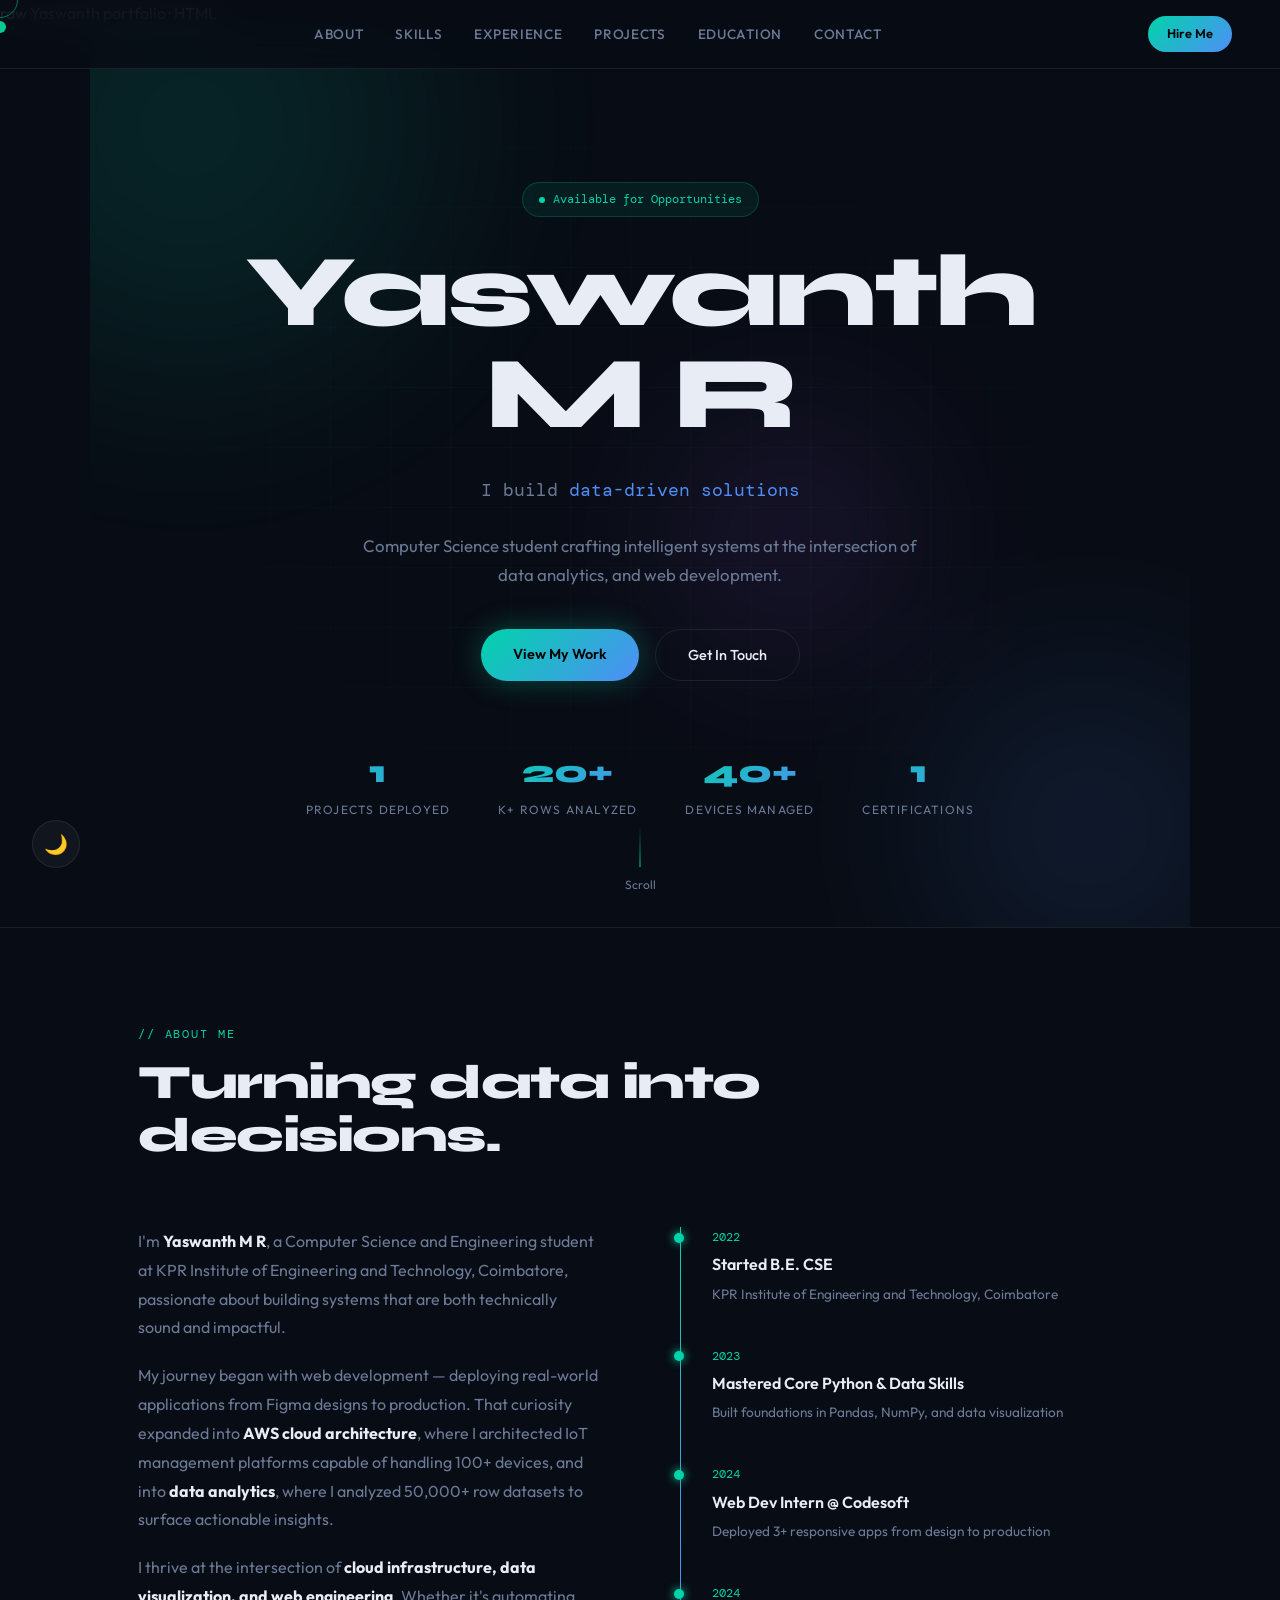
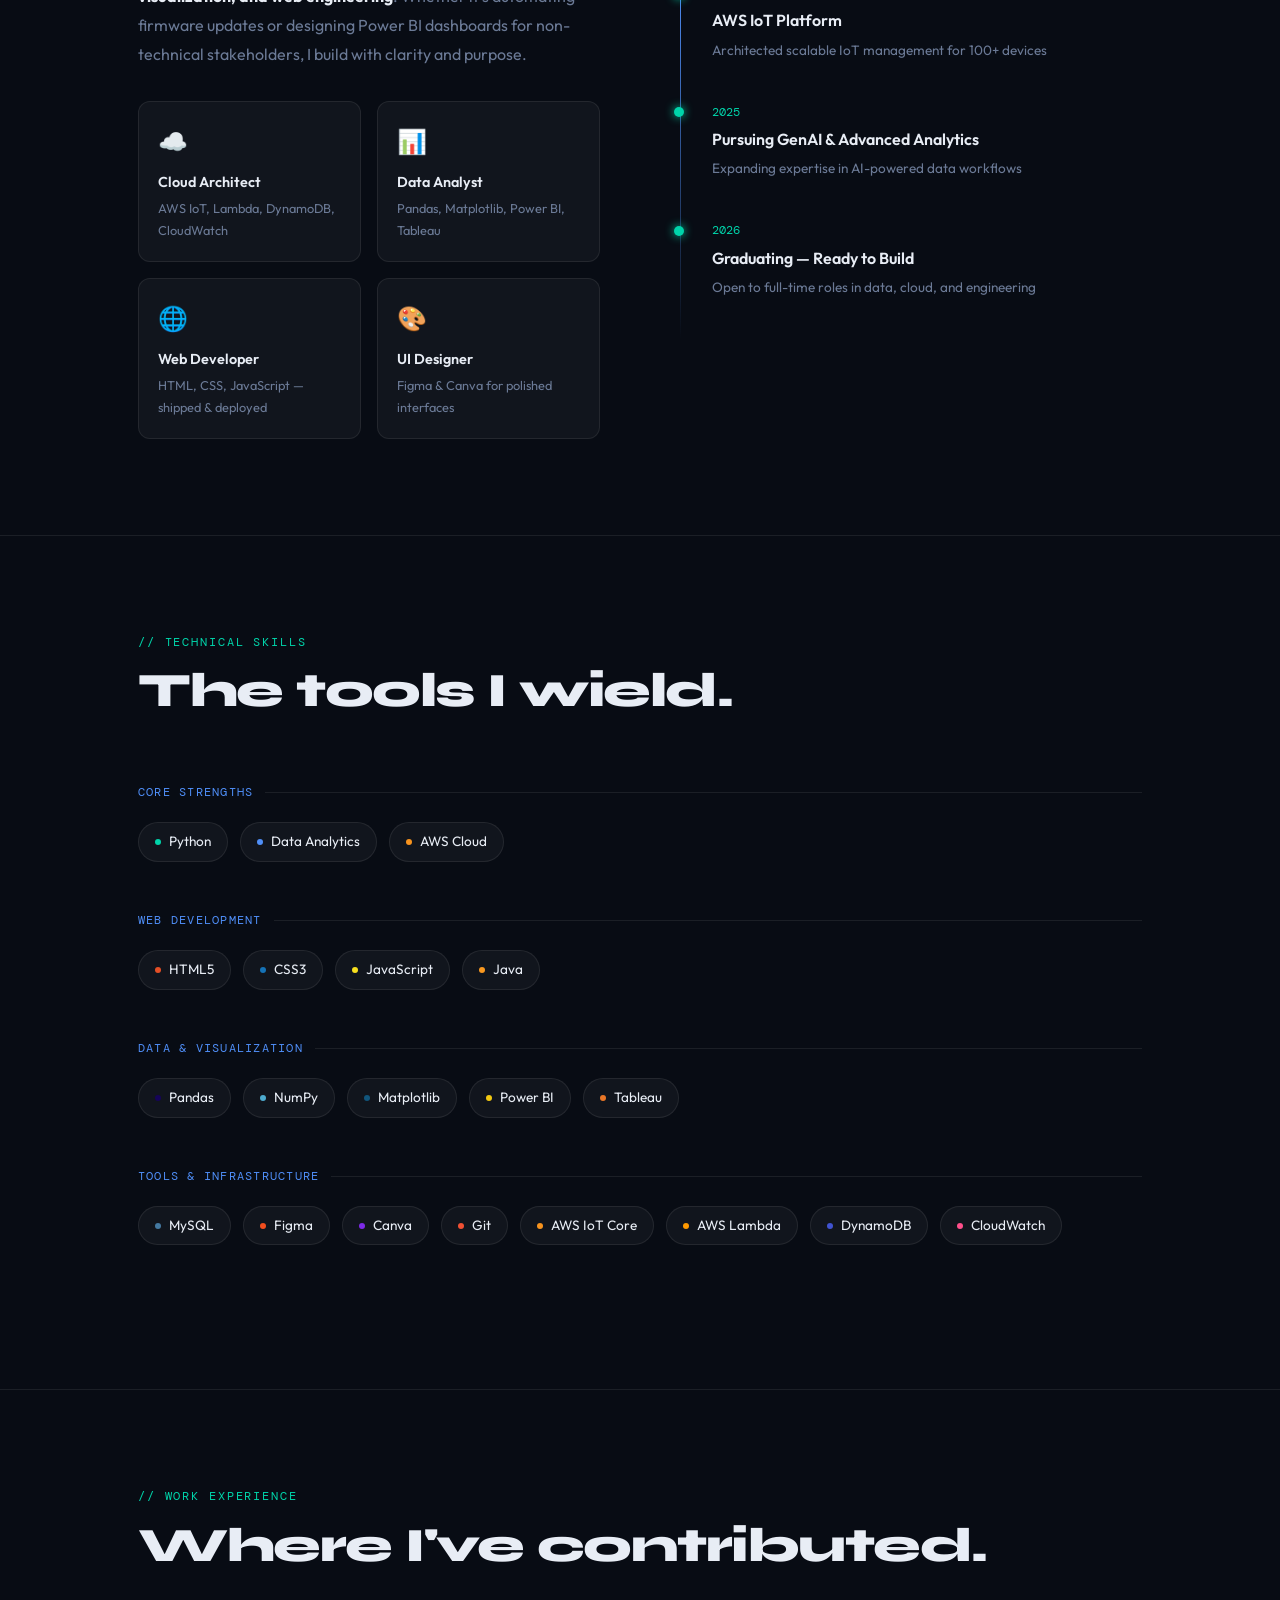
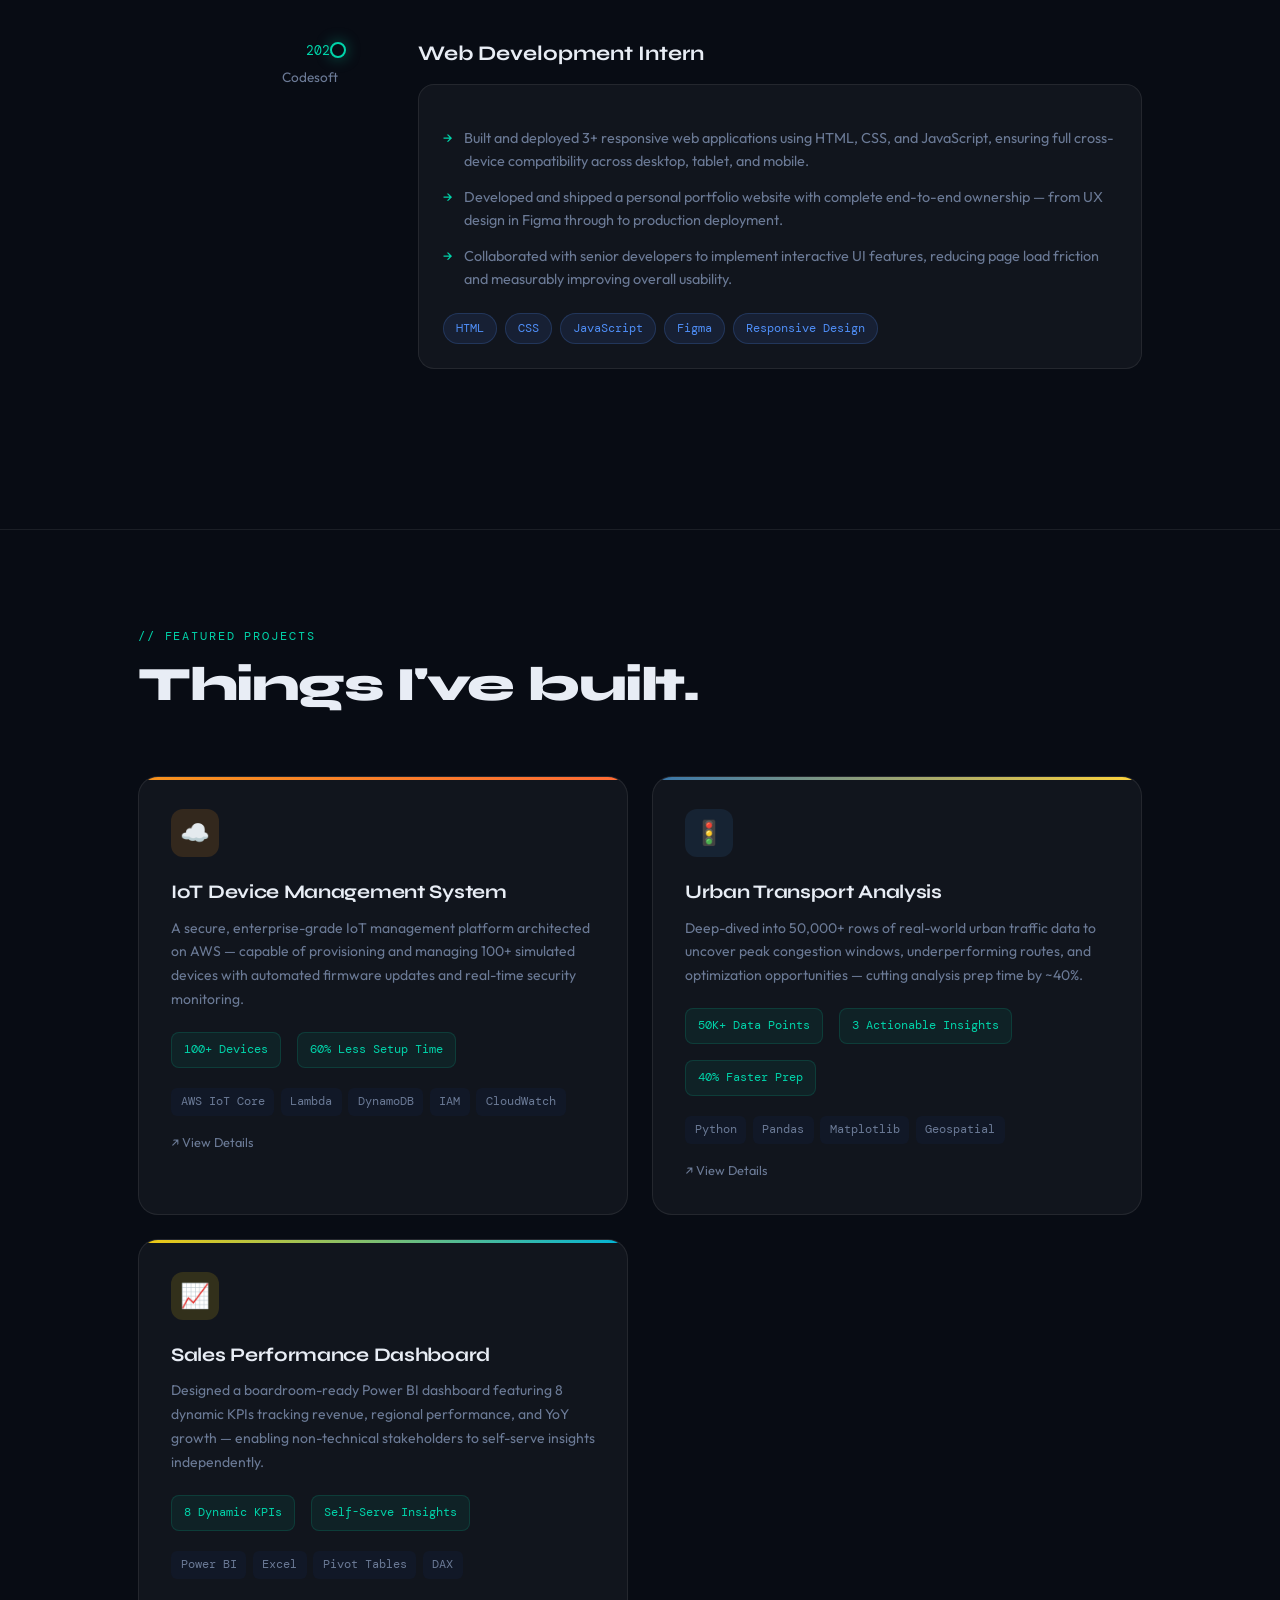
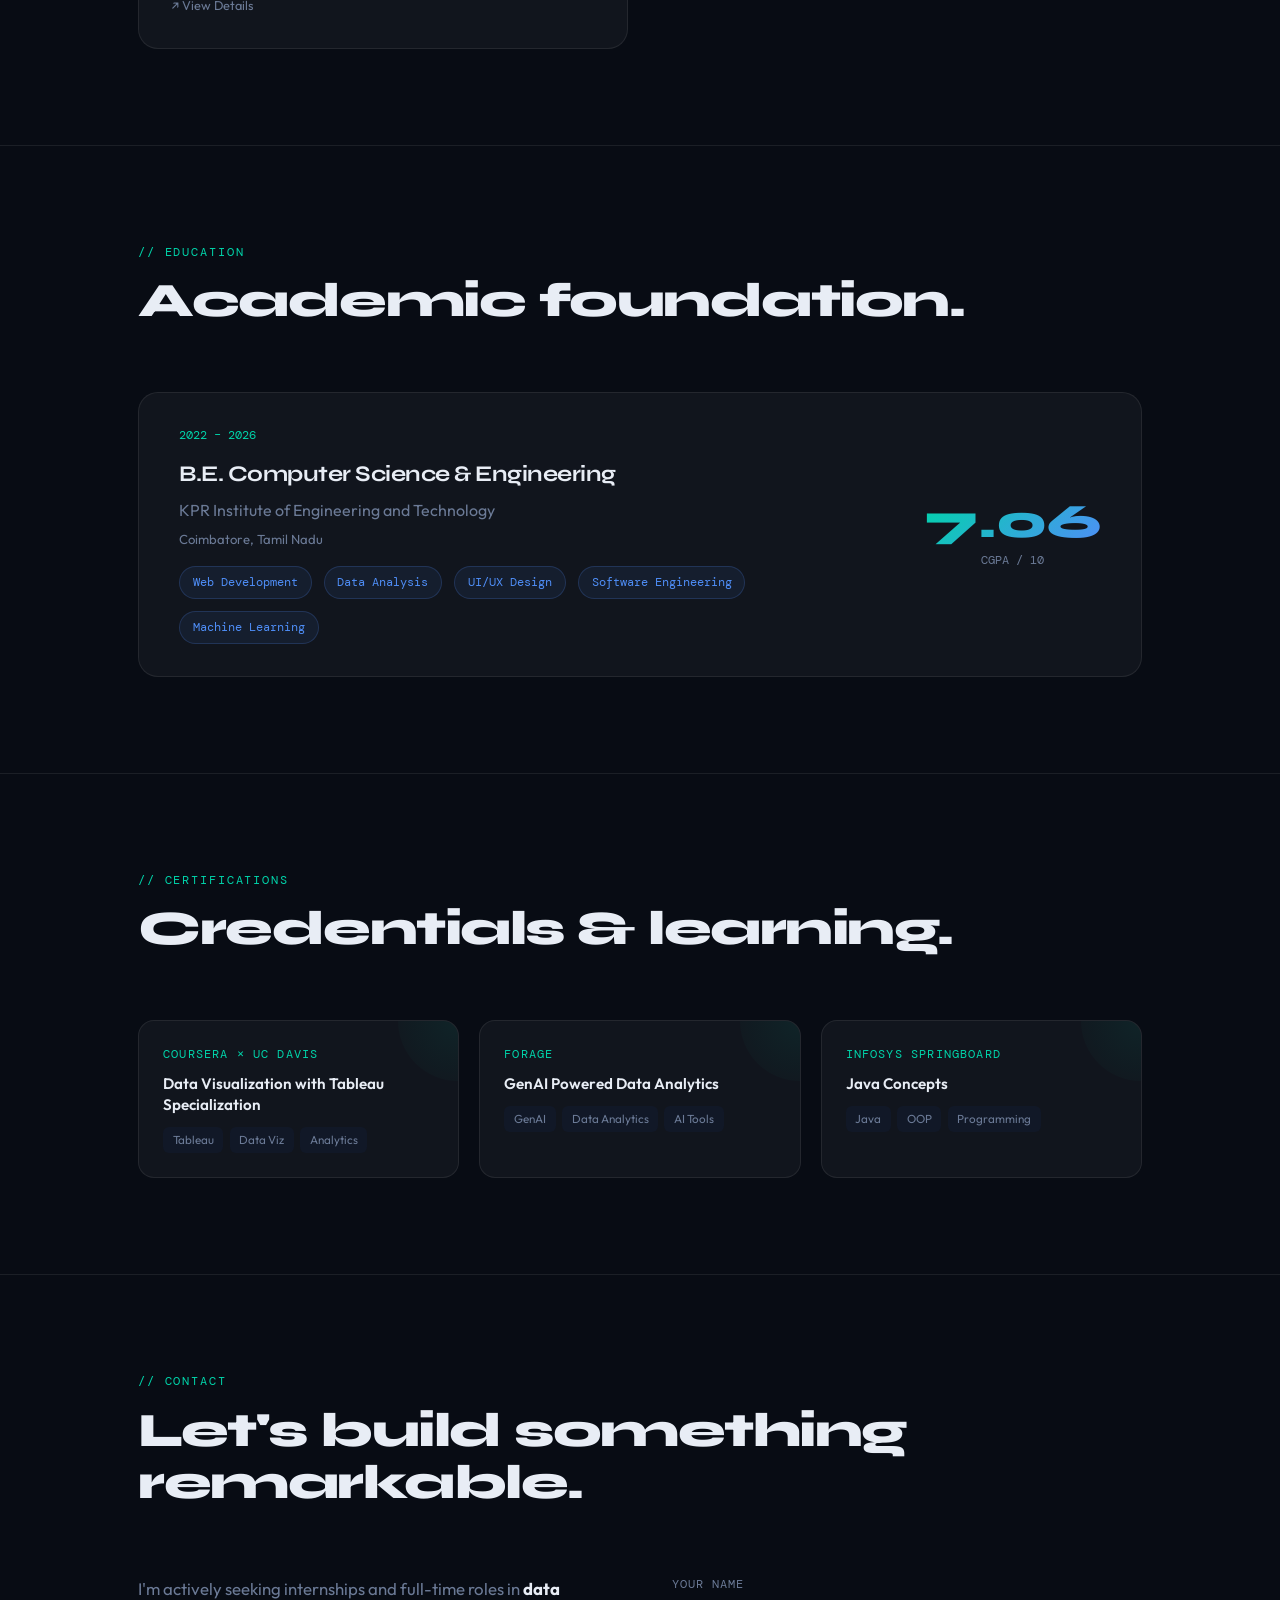
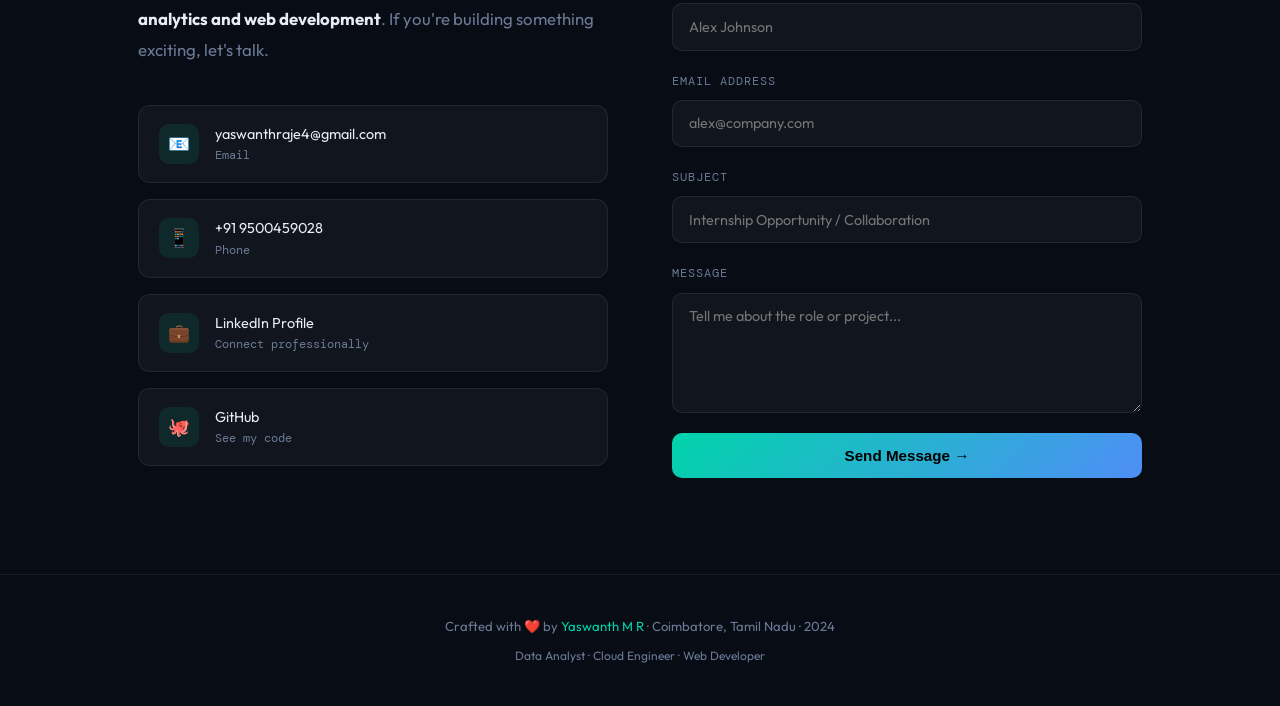
<file: index.html>
raw
Yaswanth portfolio · HTML
<!DOCTYPE html>
<html lang="en">
<head>
<meta charset="UTF-8">
<meta name="viewport" content="width=device-width, initial-scale=1.0">
<meta name="description" content="Yaswanth M R – Data Analyst & Software Engineer Portfolio">
<title>Yaswanth M R | Software Engineer</title>
<link rel="preconnect" href="https://fonts.googleapis.com">
<link href="https://fonts.googleapis.com/css2?family=Syne:wght@400;600;700;800&family=DM+Mono:wght@300;400;500&family=Outfit:wght@300;400;500;600&display=swap" rel="stylesheet">
<style>
  :root {
    --bg: #080c14;
    --bg2: #0d1220;
    --bg3: #111827;
    --surface: rgba(255,255,255,0.04);
    --border: rgba(255,255,255,0.08);
    --border-glow: rgba(0,212,170,0.3);
    --text: #e8edf5;
    --muted: #6b7a96;
    --accent: #00d4aa;
    --accent2: #4f8ef7;
    --accent3: #f06a6a;
    --grad1: linear-gradient(135deg, #00d4aa, #4f8ef7);
    --grad2: linear-gradient(135deg, #4f8ef7, #a855f7);
    --font-head: 'Syne', sans-serif;
    --font-body: 'Outfit', sans-serif;
    --font-mono: 'DM Mono', monospace;
    --glow: 0 0 40px rgba(0,212,170,0.15);
  }
  *, *::before, *::after { box-sizing: border-box; margin: 0; padding: 0; }
  html { scroll-behavior: smooth; }
  body {
    background: var(--bg);
    color: var(--text);
    font-family: var(--font-body);
    font-size: 16px;
    line-height: 1.7;
    overflow-x: hidden;
    cursor: none;
  }
 
  /* CURSOR */
  #cursor { position: fixed; width: 12px; height: 12px; background: var(--accent); border-radius: 50%; pointer-events: none; z-index: 9999; transform: translate(-50%,-50%); transition: transform 0.1s, width 0.2s, height 0.2s, background 0.2s; mix-blend-mode: difference; }
  #cursor-ring { position: fixed; width: 36px; height: 36px; border: 1.5px solid rgba(0,212,170,0.5); border-radius: 50%; pointer-events: none; z-index: 9998; transform: translate(-50%,-50%); transition: transform 0.15s ease-out, width 0.2s, height 0.2s; }
  body:hover #cursor { opacity: 1; }
  a:hover ~ #cursor, button:hover ~ #cursor { width: 20px; height: 20px; }
 
  /* SCROLLBAR */
  ::-webkit-scrollbar { width: 4px; }
  ::-webkit-scrollbar-track { background: var(--bg); }
  ::-webkit-scrollbar-thumb { background: var(--accent); border-radius: 2px; }
 
  /* PROGRESS BAR */
  #progress { position: fixed; top: 0; left: 0; height: 2px; background: var(--grad1); z-index: 9997; transition: width 0.1s; }
 
  /* NAV */
  nav {
    position: fixed; top: 0; left: 0; right: 0; z-index: 100;
    padding: 1rem 3rem;
    display: flex; align-items: center; justify-content: space-between;
    background: rgba(8,12,20,0.85);
    backdrop-filter: blur(20px);
    border-bottom: 1px solid var(--border);
    transition: padding 0.3s;
  }
  nav.scrolled { padding: 0.6rem 3rem; }
  .logo { font-family: var(--font-head); font-size: 1.3rem; font-weight: 800; background: var(--grad1); -webkit-background-clip: text; -webkit-text-fill-color: transparent; letter-spacing: -0.5px; }
  .nav-links { display: flex; gap: 2rem; list-style: none; }
  .nav-links a { color: var(--muted); text-decoration: none; font-size: 0.85rem; font-weight: 500; letter-spacing: 0.05em; text-transform: uppercase; transition: color 0.2s; position: relative; }
  .nav-links a::after { content: ''; position: absolute; bottom: -4px; left: 0; width: 0; height: 1px; background: var(--accent); transition: width 0.3s; }
  .nav-links a:hover { color: var(--accent); }
  .nav-links a:hover::after { width: 100%; }
  .nav-cta { background: var(--grad1); color: #000; padding: 0.45rem 1.2rem; border-radius: 100px; font-size: 0.8rem; font-weight: 600; text-decoration: none; transition: opacity 0.2s, transform 0.2s; }
  .nav-cta:hover { opacity: 0.85; transform: translateY(-1px); }
  .menu-btn { display: none; background: none; border: none; color: var(--text); font-size: 1.5rem; cursor: pointer; }
  .mobile-nav { display: none; position: fixed; inset: 0; background: var(--bg); z-index: 99; flex-direction: column; align-items: center; justify-content: center; gap: 2rem; }
  .mobile-nav.open { display: flex; }
  .mobile-nav a { color: var(--text); text-decoration: none; font-family: var(--font-head); font-size: 2rem; font-weight: 700; }
  .mobile-close { position: absolute; top: 1.5rem; right: 2rem; background: none; border: none; color: var(--text); font-size: 2rem; cursor: pointer; }
 
  /* HERO */
  #hero {
    min-height: 100vh;
    display: flex; align-items: center; justify-content: center;
    position: relative; overflow: hidden;
    padding: 6rem 3rem 3rem;
  }
  .hero-bg { position: absolute; inset: 0; z-index: 0; }
  .hero-grid {
    position: absolute; inset: 0;
    background-image: linear-gradient(rgba(0,212,170,0.03) 1px, transparent 1px),
      linear-gradient(90deg, rgba(0,212,170,0.03) 1px, transparent 1px);
    background-size: 60px 60px;
    mask-image: radial-gradient(ellipse at center, black 30%, transparent 80%);
  }
  .orb { position: absolute; border-radius: 50%; filter: blur(80px); opacity: 0.15; }
  .orb1 { width: 600px; height: 600px; background: radial-gradient(circle, #00d4aa, transparent); top: -200px; left: -200px; animation: orb-drift 12s ease-in-out infinite alternate; }
  .orb2 { width: 400px; height: 400px; background: radial-gradient(circle, #4f8ef7, transparent); bottom: -100px; right: -100px; animation: orb-drift 10s ease-in-out infinite alternate-reverse; }
  .orb3 { width: 300px; height: 300px; background: radial-gradient(circle, #a855f7, transparent); top: 40%; left: 50%; animation: orb-drift 14s ease-in-out infinite alternate; }
  @keyframes orb-drift { 0% { transform: translate(0,0) scale(1); } 100% { transform: translate(40px, 30px) scale(1.1); } }
 
  .hero-content { position: relative; z-index: 1; max-width: 900px; text-align: center; }
  .hero-badge { display: inline-flex; align-items: center; gap: 0.5rem; background: rgba(0,212,170,0.08); border: 1px solid rgba(0,212,170,0.2); border-radius: 100px; padding: 0.35rem 1rem; font-family: var(--font-mono); font-size: 0.78rem; color: var(--accent); margin-bottom: 1.5rem; }
  .hero-badge .dot { width: 6px; height: 6px; background: var(--accent); border-radius: 50%; animation: pulse 2s infinite; }
  @keyframes pulse { 0%,100% { opacity: 1; transform: scale(1); } 50% { opacity: 0.4; transform: scale(0.8); } }
  .hero-name { font-family: var(--font-head); font-size: clamp(3.5rem, 8vw, 7rem); font-weight: 800; line-height: 1; letter-spacing: -3px; margin-bottom: 0.3em; }
  .hero-name .line1 { display: block; color: var(--text); }
  .hero-name .line2 { display: block; background: var(--grad1); -webkit-background-clip: text; -webkit-text-fill-color: transparent; }
  .hero-role { font-family: var(--font-mono); font-size: 1.1rem; color: var(--muted); margin-bottom: 1.5rem; min-height: 1.8em; }
  .hero-role span { color: var(--accent2); }
  .hero-desc { font-size: 1.05rem; color: var(--muted); max-width: 580px; margin: 0 auto 2.5rem; }
  .hero-actions { display: flex; gap: 1rem; justify-content: center; flex-wrap: wrap; }
  .btn-primary { background: var(--grad1); color: #000; padding: 0.8rem 2rem; border-radius: 100px; font-weight: 600; text-decoration: none; font-size: 0.9rem; transition: transform 0.2s, box-shadow 0.2s; box-shadow: 0 0 30px rgba(0,212,170,0.3); }
  .btn-primary:hover { transform: translateY(-2px); box-shadow: 0 0 50px rgba(0,212,170,0.5); }
  .btn-outline { border: 1px solid var(--border); color: var(--text); padding: 0.8rem 2rem; border-radius: 100px; font-weight: 500; text-decoration: none; font-size: 0.9rem; transition: border-color 0.2s, background 0.2s, transform 0.2s; }
  .btn-outline:hover { border-color: var(--accent); background: rgba(0,212,170,0.05); transform: translateY(-2px); }
  .hero-stats { display: flex; gap: 3rem; justify-content: center; margin-top: 4rem; flex-wrap: wrap; }
  .stat { text-align: center; }
  .stat-num { font-family: var(--font-head); font-size: 2rem; font-weight: 800; background: var(--grad1); -webkit-background-clip: text; -webkit-text-fill-color: transparent; }
  .stat-label { font-size: 0.75rem; color: var(--muted); text-transform: uppercase; letter-spacing: 0.1em; }
  .scroll-hint { position: absolute; bottom: 2rem; left: 50%; transform: translateX(-50%); display: flex; flex-direction: column; align-items: center; gap: 0.5rem; color: var(--muted); font-size: 0.75rem; animation: bounce 2s infinite; }
  .scroll-line { width: 1px; height: 40px; background: linear-gradient(to bottom, transparent, var(--accent)); }
  @keyframes bounce { 0%,100% { transform: translateX(-50%) translateY(0); } 50% { transform: translateX(-50%) translateY(6px); } }
 
  /* SECTIONS */
  section { padding: 6rem 3rem; max-width: 1100px; margin: 0 auto; }
  .section-label { font-family: var(--font-mono); font-size: 0.78rem; color: var(--accent); text-transform: uppercase; letter-spacing: 0.15em; margin-bottom: 0.75rem; }
  .section-title { font-family: var(--font-head); font-size: clamp(2rem, 4vw, 3rem); font-weight: 800; letter-spacing: -1.5px; line-height: 1.1; margin-bottom: 1rem; }
  .section-sub { color: var(--muted); max-width: 500px; }
  .divider { width: 100%; height: 1px; background: var(--border); margin: 0; }
 
  /* ABOUT */
  .about-grid { display: grid; grid-template-columns: 1fr 1fr; gap: 5rem; align-items: start; margin-top: 4rem; }
  .about-text p { color: var(--muted); margin-bottom: 1.2rem; line-height: 1.8; }
  .about-text p strong { color: var(--text); }
  .about-highlights { display: grid; grid-template-columns: 1fr 1fr; gap: 1rem; margin-top: 2rem; }
  .highlight-card { background: var(--surface); border: 1px solid var(--border); border-radius: 12px; padding: 1.2rem; transition: border-color 0.2s, transform 0.2s; }
  .highlight-card:hover { border-color: var(--border-glow); transform: translateY(-2px); }
  .hi-icon { font-size: 1.5rem; margin-bottom: 0.5rem; }
  .hi-title { font-weight: 600; font-size: 0.9rem; margin-bottom: 0.25rem; }
  .hi-desc { font-size: 0.8rem; color: var(--muted); }
  .timeline-col { position: relative; padding-left: 2rem; }
  .timeline-col::before { content: ''; position: absolute; left: 0; top: 0; bottom: 0; width: 1px; background: linear-gradient(to bottom, var(--accent), var(--accent2), transparent); }
  .tl-item { position: relative; margin-bottom: 2.5rem; }
  .tl-item::before { content: ''; position: absolute; left: -2.4rem; top: 0.35rem; width: 10px; height: 10px; background: var(--accent); border-radius: 50%; box-shadow: 0 0 10px var(--accent); }
  .tl-year { font-family: var(--font-mono); font-size: 0.75rem; color: var(--accent); margin-bottom: 0.25rem; }
  .tl-title { font-weight: 600; margin-bottom: 0.25rem; }
  .tl-sub { font-size: 0.85rem; color: var(--muted); }
 
  /* SKILLS */
  .skills-wrapper { margin-top: 4rem; }
  .skill-category { margin-bottom: 3rem; }
  .cat-title { font-family: var(--font-mono); font-size: 0.78rem; color: var(--accent2); text-transform: uppercase; letter-spacing: 0.1em; margin-bottom: 1.2rem; display: flex; align-items: center; gap: 0.75rem; }
  .cat-title::after { content: ''; flex: 1; height: 1px; background: var(--border); }
  .skills-grid { display: flex; flex-wrap: wrap; gap: 0.75rem; }
  .skill-pill { display: flex; align-items: center; gap: 0.5rem; background: var(--surface); border: 1px solid var(--border); border-radius: 100px; padding: 0.45rem 1rem; font-size: 0.85rem; transition: all 0.25s; cursor: default; }
  .skill-pill:hover { border-color: var(--border-glow); background: rgba(0,212,170,0.07); transform: translateY(-2px); color: var(--accent); }
  .skill-pill .s-dot { width: 6px; height: 6px; border-radius: 50%; flex-shrink: 0; }
 
  /* EXPERIENCE */
  .exp-timeline { margin-top: 4rem; }
  .exp-item { display: grid; grid-template-columns: 200px 1fr; gap: 3rem; margin-bottom: 4rem; position: relative; }
  .exp-item::before { content: ''; position: absolute; left: 199px; top: 0; bottom: -4rem; width: 1px; background: var(--border); }
  .exp-item:last-child::before { display: none; }
  .exp-left { text-align: right; padding-top: 0.25rem; }
  .exp-date { font-family: var(--font-mono); font-size: 0.8rem; color: var(--accent); }
  .exp-company { font-size: 0.85rem; color: var(--muted); margin-top: 0.25rem; }
  .exp-dot { position: absolute; left: 192px; top: 0.35rem; width: 16px; height: 16px; background: var(--bg); border: 2px solid var(--accent); border-radius: 50%; box-shadow: 0 0 15px rgba(0,212,170,0.4); }
  .exp-right { padding-left: 2rem; }
  .exp-role { font-family: var(--font-head); font-size: 1.3rem; font-weight: 700; margin-bottom: 0.75rem; }
  .exp-card { background: var(--surface); border: 1px solid var(--border); border-radius: 16px; padding: 1.5rem; transition: border-color 0.2s; }
  .exp-card:hover { border-color: rgba(0,212,170,0.2); }
  .exp-bullets { list-style: none; margin-top: 0.75rem; }
  .exp-bullets li { color: var(--muted); font-size: 0.9rem; padding: 0.4rem 0; display: flex; gap: 0.75rem; line-height: 1.6; }
  .exp-bullets li::before { content: '→'; color: var(--accent); flex-shrink: 0; }
  .exp-tags { display: flex; flex-wrap: wrap; gap: 0.5rem; margin-top: 1rem; }
  .exp-tag { background: rgba(79,142,247,0.1); border: 1px solid rgba(79,142,247,0.2); color: var(--accent2); font-size: 0.75rem; padding: 0.25rem 0.75rem; border-radius: 100px; font-family: var(--font-mono); }
 
  /* PROJECTS */
  .projects-grid { display: grid; grid-template-columns: repeat(auto-fill, minmax(340px, 1fr)); gap: 1.5rem; margin-top: 4rem; }
  .project-card { background: var(--surface); border: 1px solid var(--border); border-radius: 20px; padding: 2rem; position: relative; overflow: hidden; transition: transform 0.3s, border-color 0.3s, box-shadow 0.3s; }
  .project-card::before { content: ''; position: absolute; top: 0; left: 0; right: 0; height: 3px; border-radius: 20px 20px 0 0; }
  .project-card.aws::before { background: linear-gradient(90deg, #f7931e, #ff6b35); }
  .project-card.py::before { background: linear-gradient(90deg, #3776ab, #ffd43b); }
  .project-card.bi::before { background: linear-gradient(90deg, #f2c811, #00b4d8); }
  .project-card:hover { transform: translateY(-6px); border-color: rgba(0,212,170,0.25); box-shadow: 0 20px 60px rgba(0,0,0,0.4); }
  .proj-icon { width: 48px; height: 48px; border-radius: 12px; display: flex; align-items: center; justify-content: center; font-size: 1.5rem; margin-bottom: 1.2rem; }
  .proj-icon.aws { background: rgba(247,147,30,0.15); }
  .proj-icon.py { background: rgba(55,118,171,0.15); }
  .proj-icon.bi { background: rgba(242,200,17,0.15); }
  .proj-title { font-family: var(--font-head); font-size: 1.2rem; font-weight: 700; margin-bottom: 0.5rem; letter-spacing: -0.3px; }
  .proj-desc { color: var(--muted); font-size: 0.875rem; line-height: 1.7; margin-bottom: 1.25rem; }
  .proj-metrics { display: flex; gap: 1rem; flex-wrap: wrap; margin-bottom: 1.25rem; }
  .metric { background: rgba(0,212,170,0.07); border: 1px solid rgba(0,212,170,0.15); border-radius: 8px; padding: 0.4rem 0.75rem; font-family: var(--font-mono); font-size: 0.78rem; color: var(--accent); }
  .proj-tech { display: flex; flex-wrap: wrap; gap: 0.4rem; margin-bottom: 1rem; }
  .tech-badge { background: var(--bg3); font-size: 0.73rem; color: var(--muted); padding: 0.25rem 0.6rem; border-radius: 6px; font-family: var(--font-mono); }
  .proj-links { display: flex; gap: 0.75rem; }
  .proj-link { color: var(--muted); font-size: 0.8rem; text-decoration: none; display: flex; align-items: center; gap: 0.3rem; transition: color 0.2s; }
  .proj-link:hover { color: var(--accent); }
 
  /* EDUCATION */
  .edu-card { background: var(--surface); border: 1px solid var(--border); border-radius: 20px; padding: 2rem 2.5rem; margin-top: 4rem; display: grid; grid-template-columns: 1fr auto; gap: 2rem; align-items: center; transition: border-color 0.2s; }
  .edu-card:hover { border-color: rgba(0,212,170,0.25); }
  .edu-badge-wrap { display: flex; gap: 0.75rem; flex-wrap: wrap; margin-top: 1rem; }
  .edu-badge { background: rgba(79,142,247,0.08); border: 1px solid rgba(79,142,247,0.2); color: var(--accent2); font-size: 0.78rem; padding: 0.3rem 0.8rem; border-radius: 100px; font-family: var(--font-mono); }
  .edu-gpa { text-align: center; }
  .gpa-num { font-family: var(--font-head); font-size: 3rem; font-weight: 800; background: var(--grad1); -webkit-background-clip: text; -webkit-text-fill-color: transparent; line-height: 1; }
  .gpa-label { font-size: 0.75rem; color: var(--muted); margin-top: 0.25rem; font-family: var(--font-mono); }
  .edu-year { font-family: var(--font-mono); font-size: 0.78rem; color: var(--accent); margin-bottom: 0.5rem; }
  .edu-degree { font-family: var(--font-head); font-size: 1.4rem; font-weight: 700; margin-bottom: 0.25rem; letter-spacing: -0.5px; }
  .edu-inst { color: var(--muted); margin-bottom: 0.25rem; }
 
  /* CERTIFICATIONS */
  .certs-grid { display: grid; grid-template-columns: repeat(auto-fill, minmax(280px, 1fr)); gap: 1.25rem; margin-top: 4rem; }
  .cert-card { background: var(--surface); border: 1px solid var(--border); border-radius: 16px; padding: 1.5rem; transition: all 0.25s; position: relative; overflow: hidden; }
  .cert-card::after { content: ''; position: absolute; top: -60px; right: -60px; width: 120px; height: 120px; background: radial-gradient(circle, rgba(0,212,170,0.08), transparent); border-radius: 50%; }
  .cert-card:hover { border-color: rgba(0,212,170,0.3); transform: translateY(-3px); }
  .cert-issuer { font-family: var(--font-mono); font-size: 0.73rem; color: var(--accent); text-transform: uppercase; letter-spacing: 0.1em; margin-bottom: 0.5rem; }
  .cert-name { font-weight: 600; font-size: 0.95rem; line-height: 1.4; margin-bottom: 0.5rem; }
  .cert-tags { display: flex; flex-wrap: wrap; gap: 0.4rem; margin-top: 0.75rem; }
  .cert-tag { background: var(--bg3); font-size: 0.73rem; color: var(--muted); padding: 0.2rem 0.6rem; border-radius: 6px; }
 
  /* CONTACT */
  .contact-grid { display: grid; grid-template-columns: 1fr 1fr; gap: 4rem; margin-top: 4rem; }
  .contact-info { }
  .contact-lead { font-size: 1.05rem; color: var(--muted); margin-bottom: 2.5rem; line-height: 1.8; }
  .contact-links { display: flex; flex-direction: column; gap: 1rem; }
  .clink { display: flex; align-items: center; gap: 1rem; color: var(--text); text-decoration: none; padding: 1rem 1.25rem; background: var(--surface); border: 1px solid var(--border); border-radius: 12px; transition: all 0.25s; }
  .clink:hover { border-color: var(--border-glow); background: rgba(0,212,170,0.05); transform: translateX(4px); }
  .clink-icon { width: 40px; height: 40px; background: rgba(0,212,170,0.1); border-radius: 10px; display: flex; align-items: center; justify-content: center; font-size: 1.1rem; flex-shrink: 0; }
  .clink-text { font-size: 0.9rem; }
  .clink-label { font-size: 0.73rem; color: var(--muted); font-family: var(--font-mono); }
 
  .contact-form { }
  .form-group { margin-bottom: 1.25rem; }
  .form-group label { display: block; font-size: 0.78rem; color: var(--muted); margin-bottom: 0.5rem; font-family: var(--font-mono); text-transform: uppercase; letter-spacing: 0.08em; }
  .form-group input, .form-group textarea {
    width: 100%; background: var(--surface); border: 1px solid var(--border);
    border-radius: 10px; padding: 0.85rem 1rem; color: var(--text);
    font-family: var(--font-body); font-size: 0.9rem; transition: border-color 0.2s, box-shadow 0.2s;
    outline: none;
  }
  .form-group input:focus, .form-group textarea:focus { border-color: var(--accent); box-shadow: 0 0 0 3px rgba(0,212,170,0.1); }
  .form-group textarea { resize: vertical; min-height: 120px; }
  .form-submit { width: 100%; background: var(--grad1); color: #000; border: none; padding: 0.9rem; border-radius: 10px; font-weight: 600; font-size: 0.95rem; cursor: pointer; transition: opacity 0.2s, transform 0.2s; }
  .form-submit:hover { opacity: 0.9; transform: translateY(-1px); }
 
  /* FOOTER */
  footer { border-top: 1px solid var(--border); padding: 2.5rem 3rem; text-align: center; color: var(--muted); font-size: 0.82rem; }
  footer span { color: var(--accent); }
 
  /* FAB */
  #fab { position: fixed; bottom: 2rem; right: 2rem; width: 48px; height: 48px; background: var(--grad1); border-radius: 50%; display: flex; align-items: center; justify-content: center; cursor: pointer; z-index: 100; box-shadow: 0 4px 20px rgba(0,212,170,0.4); transition: transform 0.2s, opacity 0.3s; opacity: 0; }
  #fab:hover { transform: scale(1.1); }
  #fab.show { opacity: 1; }
  #fab svg { color: #000; }
 
  /* THEME TOGGLE */
  #theme-toggle { position: fixed; bottom: 2rem; left: 2rem; width: 48px; height: 48px; background: var(--surface); border: 1px solid var(--border); border-radius: 50%; display: flex; align-items: center; justify-content: center; cursor: pointer; z-index: 100; font-size: 1.2rem; transition: border-color 0.2s; }
  #theme-toggle:hover { border-color: var(--accent); }
 
  /* LIGHT MODE */
  body.light {
    --bg: #f4f6fb; --bg2: #edf0f7; --bg3: #e4e8f2;
    --surface: rgba(0,0,0,0.03); --border: rgba(0,0,0,0.08);
    --text: #1a2035; --muted: #5a6483;
    --border-glow: rgba(0,180,140,0.3); --accent: #00a688;
  }
  body.light nav { background: rgba(244,246,251,0.9); }
 
  /* ANIMATIONS */
  .fade-up { opacity: 0; transform: translateY(30px); transition: opacity 0.7s ease, transform 0.7s ease; }
  .fade-up.visible { opacity: 1; transform: translateY(0); }
  .fade-up-2 { transition-delay: 0.1s; }
  .fade-up-3 { transition-delay: 0.2s; }
  .fade-up-4 { transition-delay: 0.3s; }
 
  /* RESPONSIVE */
  @media (max-width: 900px) {
    nav { padding: 1rem 1.5rem; }
    .nav-links, .nav-cta { display: none; }
    .menu-btn { display: block; }
    section { padding: 4rem 1.5rem; }
    .about-grid { grid-template-columns: 1fr; gap: 3rem; }
    .exp-item { grid-template-columns: 1fr; gap: 0.5rem; }
    .exp-item::before { display: none; }
    .exp-left { text-align: left; }
    .exp-dot { display: none; }
    .exp-right { padding-left: 0; }
    .contact-grid { grid-template-columns: 1fr; gap: 2rem; }
    .edu-card { grid-template-columns: 1fr; }
    .hero-stats { gap: 2rem; }
    body { cursor: auto; }
    #cursor, #cursor-ring { display: none; }
  }
  @media (max-width: 600px) {
    .hero-name { letter-spacing: -1.5px; }
    .projects-grid { grid-template-columns: 1fr; }
    .certs-grid { grid-template-columns: 1fr; }
    .about-highlights { grid-template-columns: 1fr; }
  }
</style>
</head>
<body>
 
<!-- CURSOR -->
<div id="cursor"></div>
<div id="cursor-ring"></div>
 
<!-- PROGRESS -->
<div id="progress"></div>
 
<!-- NAV -->
<nav id="nav">
  <div class="logo"></div>
  <ul class="nav-links">
    <li><a href="#about">About</a></li>
    <li><a href="#skills">Skills</a></li>
    <li><a href="#experience">Experience</a></li>
    <li><a href="#projects">Projects</a></li>
    <li><a href="#education">Education</a></li>
    <li><a href="#contact">Contact</a></li>
  </ul>
  <a href="#contact" class="nav-cta">Hire Me</a>
  <button class="menu-btn" onclick="toggleMobile()" aria-label="Menu">☰</button>
</nav>
 
<!-- MOBILE NAV -->
<div class="mobile-nav" id="mobile-nav">
  <button class="mobile-close" onclick="toggleMobile()">✕</button>
  <a href="#about" onclick="toggleMobile()">About</a>
  <a href="#skills" onclick="toggleMobile()">Skills</a>
  <a href="#experience" onclick="toggleMobile()">Experience</a>
  <a href="#projects" onclick="toggleMobile()">Projects</a>
  <a href="#education" onclick="toggleMobile()">Education</a>
  <a href="#contact" onclick="toggleMobile()">Contact</a>
</div>
 
<!-- HERO -->
<section id="hero">
  <div class="hero-bg">
    <div class="hero-grid"></div>
    <div class="orb orb1"></div>
    <div class="orb orb2"></div>
    <div class="orb orb3"></div>
  </div>
  <div class="hero-content">
    <div class="hero-badge"><span class="dot"></span> Available for Opportunities</div>
    <h1 class="hero-name">
      <span class="line1">Yaswanth M R</span>
      
    </h1>
    <p class="hero-role">I build <span id="typed-text">data-driven solutions</span></p>
    <p class="hero-desc">Computer Science student crafting intelligent systems at the intersection of data analytics, and web development.</p>
    <div class="hero-actions">
      <a href="#projects" class="btn-primary">View My Work</a>
      <a href="mailto:yaswanthraje4@gmail.com" class="btn-outline">Get In Touch</a>
    </div>
    <div class="hero-stats">
      <div class="stat"><div class="stat-num" data-count="3">0</div><div class="stat-label">Projects Deployed</div></div>
      <div class="stat"><div class="stat-num" data-count="50">0</div><div class="stat-label">K+ Rows Analyzed</div></div>
      <div class="stat"><div class="stat-num" data-count="100">0</div><div class="stat-label">Devices Managed</div></div>
      <div class="stat"><div class="stat-num" data-count="3">0</div><div class="stat-label">Certifications</div></div>
    </div>
  </div>
  <div class="scroll-hint"><div class="scroll-line"></div>Scroll</div>
</section>
 
<div class="divider"></div>
 
<!-- ABOUT -->
<section id="about">
  <div class="section-label fade-up">// About me</div>
  <h2 class="section-title fade-up fade-up-2">Turning data into<br>decisions.</h2>
  <div class="about-grid">
    <div class="about-text fade-up">
      <p>I'm <strong>Yaswanth M R</strong>, a Computer Science and Engineering student at KPR Institute of Engineering and Technology, Coimbatore, passionate about building systems that are both technically sound and impactful.</p>
      <p>My journey began with web development — deploying real-world applications from Figma designs to production. That curiosity expanded into <strong>AWS cloud architecture</strong>, where I architected IoT management platforms capable of handling 100+ devices, and into <strong>data analytics</strong>, where I analyzed 50,000+ row datasets to surface actionable insights.</p>
      <p>I thrive at the intersection of <strong>cloud infrastructure, data visualization, and web engineering</strong>. Whether it's automating firmware updates or designing Power BI dashboards for non-technical stakeholders, I build with clarity and purpose.</p>
      <div class="about-highlights">
        <div class="highlight-card fade-up">
          <div class="hi-icon">☁️</div>
          <div class="hi-title">Cloud Architect</div>
          <div class="hi-desc">AWS IoT, Lambda, DynamoDB, CloudWatch</div>
        </div>
        <div class="highlight-card fade-up fade-up-2">
          <div class="hi-icon">📊</div>
          <div class="hi-title">Data Analyst</div>
          <div class="hi-desc">Pandas, Matplotlib, Power BI, Tableau</div>
        </div>
        <div class="highlight-card fade-up fade-up-3">
          <div class="hi-icon">🌐</div>
          <div class="hi-title">Web Developer</div>
          <div class="hi-desc">HTML, CSS, JavaScript — shipped & deployed</div>
        </div>
        <div class="highlight-card fade-up fade-up-4">
          <div class="hi-icon">🎨</div>
          <div class="hi-title">UI Designer</div>
          <div class="hi-desc">Figma & Canva for polished interfaces</div>
        </div>
      </div>
    </div>
    <div class="timeline-col fade-up fade-up-2">
      <div class="tl-item">
        <div class="tl-year">2022</div>
        <div class="tl-title">Started B.E. CSE</div>
        <div class="tl-sub">KPR Institute of Engineering and Technology, Coimbatore</div>
      </div>
      <div class="tl-item">
        <div class="tl-year">2023</div>
        <div class="tl-title">Mastered Core Python & Data Skills</div>
        <div class="tl-sub">Built foundations in Pandas, NumPy, and data visualization</div>
      </div>
      <div class="tl-item">
        <div class="tl-year">2024</div>
        <div class="tl-title">Web Dev Intern @ Codesoft</div>
        <div class="tl-sub">Deployed 3+ responsive apps from design to production</div>
      </div>
      <div class="tl-item">
        <div class="tl-year">2024</div>
        <div class="tl-title">AWS IoT Platform</div>
        <div class="tl-sub">Architected scalable IoT management for 100+ devices</div>
      </div>
      <div class="tl-item">
        <div class="tl-year">2025</div>
        <div class="tl-title">Pursuing GenAI & Advanced Analytics</div>
        <div class="tl-sub">Expanding expertise in AI-powered data workflows</div>
      </div>
      <div class="tl-item">
        <div class="tl-year">2026</div>
        <div class="tl-title">Graduating — Ready to Build</div>
        <div class="tl-sub">Open to full-time roles in data, cloud, and engineering</div>
      </div>
    </div>
  </div>
</section>
 
<div class="divider"></div>
 
<!-- SKILLS -->
<section id="skills">
  <div class="section-label fade-up">// Technical skills</div>
  <h2 class="section-title fade-up fade-up-2">The tools I wield.</h2>
  <div class="skills-wrapper">
    <div class="skill-category fade-up">
      <div class="cat-title">Core Strengths</div>
      <div class="skills-grid">
        <div class="skill-pill"><span class="s-dot" style="background:#00d4aa"></span>Python</div>
        <div class="skill-pill"><span class="s-dot" style="background:#4f8ef7"></span>Data Analytics</div>
        <div class="skill-pill"><span class="s-dot" style="background:#f7931e"></span>AWS Cloud</div>
      </div>
    </div>
    <div class="skill-category fade-up fade-up-2">
      <div class="cat-title">Web Development</div>
      <div class="skills-grid">
        <div class="skill-pill"><span class="s-dot" style="background:#e34f26"></span>HTML5</div>
        <div class="skill-pill"><span class="s-dot" style="background:#1572b6"></span>CSS3</div>
        <div class="skill-pill"><span class="s-dot" style="background:#f7df1e"></span>JavaScript</div>
        <div class="skill-pill"><span class="s-dot" style="background:#f89820"></span>Java</div>
      </div>
    </div>
    <div class="skill-category fade-up fade-up-3">
      <div class="cat-title">Data & Visualization</div>
      <div class="skills-grid">
        <div class="skill-pill"><span class="s-dot" style="background:#150458"></span>Pandas</div>
        <div class="skill-pill"><span class="s-dot" style="background:#4dabcf"></span>NumPy</div>
        <div class="skill-pill"><span class="s-dot" style="background:#11557c"></span>Matplotlib</div>
        <div class="skill-pill"><span class="s-dot" style="background:#f2c811"></span>Power BI</div>
        <div class="skill-pill"><span class="s-dot" style="background:#e97627"></span>Tableau</div>
      </div>
    </div>
    <div class="skill-category fade-up fade-up-4">
      <div class="cat-title">Tools & Infrastructure</div>
      <div class="skills-grid">
        <div class="skill-pill"><span class="s-dot" style="background:#4479a1"></span>MySQL</div>
        <div class="skill-pill"><span class="s-dot" style="background:#f24e1e"></span>Figma</div>
        <div class="skill-pill"><span class="s-dot" style="background:#7d2ae8"></span>Canva</div>
        <div class="skill-pill"><span class="s-dot" style="background:#f05033"></span>Git</div>
        <div class="skill-pill"><span class="s-dot" style="background:#f7931e"></span>AWS IoT Core</div>
        <div class="skill-pill"><span class="s-dot" style="background:#ff9900"></span>AWS Lambda</div>
        <div class="skill-pill"><span class="s-dot" style="background:#4053d0"></span>DynamoDB</div>
        <div class="skill-pill"><span class="s-dot" style="background:#ff4f8b"></span>CloudWatch</div>
      </div>
    </div>
  </div>
</section>
 
<div class="divider"></div>
 
<!-- EXPERIENCE -->
<section id="experience">
  <div class="section-label fade-up">// Work experience</div>
  <h2 class="section-title fade-up fade-up-2">Where I've contributed.</h2>
  <div class="exp-timeline">
    <div class="exp-item fade-up">
      <div class="exp-left">
        <div class="exp-date">2024</div>
        <div class="exp-company">Codesoft</div>
      </div>
      <div class="exp-dot"></div>
      <div class="exp-right">
        <div class="exp-role">Web Development Intern</div>
        <div class="exp-card">
          <ul class="exp-bullets">
            <li>Built and deployed 3+ responsive web applications using HTML, CSS, and JavaScript, ensuring full cross-device compatibility across desktop, tablet, and mobile.</li>
            <li>Developed and shipped a personal portfolio website with complete end-to-end ownership — from UX design in Figma through to production deployment.</li>
            <li>Collaborated with senior developers to implement interactive UI features, reducing page load friction and measurably improving overall usability.</li>
          </ul>
          <div class="exp-tags">
            <span class="exp-tag">HTML</span>
            <span class="exp-tag">CSS</span>
            <span class="exp-tag">JavaScript</span>
            <span class="exp-tag">Figma</span>
            <span class="exp-tag">Responsive Design</span>
          </div>
        </div>
      </div>
    </div>
  </div>
</section>
 
<div class="divider"></div>
 
<!-- PROJECTS -->
<section id="projects">
  <div class="section-label fade-up">// Featured projects</div>
  <h2 class="section-title fade-up fade-up-2">Things I've built.</h2>
  <div class="projects-grid">
 
    <div class="project-card aws fade-up">
      <div class="proj-icon aws">☁️</div>
      <div class="proj-title">IoT Device Management System</div>
      <div class="proj-desc">A secure, enterprise-grade IoT management platform architected on AWS — capable of provisioning and managing 100+ simulated devices with automated firmware updates and real-time security monitoring.</div>
      <div class="proj-metrics">
        <span class="metric">100+ Devices</span>
        <span class="metric">60% Less Setup Time</span>
      </div>
      <div class="proj-tech">
        <span class="tech-badge">AWS IoT Core</span>
        <span class="tech-badge">Lambda</span>
        <span class="tech-badge">DynamoDB</span>
        <span class="tech-badge">IAM</span>
        <span class="tech-badge">CloudWatch</span>
      </div>
      <div class="proj-links">
        <a href="#" class="proj-link">↗ View Details</a>
      </div>
    </div>
 
    <div class="project-card py fade-up fade-up-2">
      <div class="proj-icon py">🚦</div>
      <div class="proj-title">Urban Transport Analysis</div>
      <div class="proj-desc">Deep-dived into 50,000+ rows of real-world urban traffic data to uncover peak congestion windows, underperforming routes, and optimization opportunities — cutting analysis prep time by ~40%.</div>
      <div class="proj-metrics">
        <span class="metric">50K+ Data Points</span>
        <span class="metric">3 Actionable Insights</span>
        <span class="metric">40% Faster Prep</span>
      </div>
      <div class="proj-tech">
        <span class="tech-badge">Python</span>
        <span class="tech-badge">Pandas</span>
        <span class="tech-badge">Matplotlib</span>
        <span class="tech-badge">Geospatial</span>
      </div>
      <div class="proj-links">
        <a href="#" class="proj-link">↗ View Details</a>
      </div>
    </div>
 
    <div class="project-card bi fade-up fade-up-3">
      <div class="proj-icon bi">📈</div>
      <div class="proj-title">Sales Performance Dashboard</div>
      <div class="proj-desc">Designed a boardroom-ready Power BI dashboard featuring 8 dynamic KPIs tracking revenue, regional performance, and YoY growth — enabling non-technical stakeholders to self-serve insights independently.</div>
      <div class="proj-metrics">
        <span class="metric">8 Dynamic KPIs</span>
        <span class="metric">Self-Serve Insights</span>
      </div>
      <div class="proj-tech">
        <span class="tech-badge">Power BI</span>
        <span class="tech-badge">Excel</span>
        <span class="tech-badge">Pivot Tables</span>
        <span class="tech-badge">DAX</span>
      </div>
      <div class="proj-links">
        <a href="#" class="proj-link">↗ View Details</a>
      </div>
    </div>
 
  </div>
</section>
 
<div class="divider"></div>
 
<!-- EDUCATION -->
<section id="education">
  <div class="section-label fade-up">// Education</div>
  <h2 class="section-title fade-up fade-up-2">Academic foundation.</h2>
  <div class="edu-card fade-up">
    <div>
      <div class="edu-year">2022 – 2026</div>
      <div class="edu-degree">B.E. Computer Science & Engineering</div>
      <div class="edu-inst">KPR Institute of Engineering and Technology</div>
      <div class="edu-inst" style="font-size:0.82rem;">Coimbatore, Tamil Nadu</div>
      <div class="edu-badge-wrap">
        <span class="edu-badge">Web Development</span>
        <span class="edu-badge">Data Analysis</span>
        <span class="edu-badge">UI/UX Design</span>
        <span class="edu-badge">Software Engineering</span>
        <span class="edu-badge">Machine Learning</span>
      </div>
    </div>
    <div class="edu-gpa">
      <div class="gpa-num">7.06</div>
      <div class="gpa-label">CGPA / 10</div>
    </div>
  </div>
</section>
 
<div class="divider"></div>
 
<!-- CERTIFICATIONS -->
<section id="certifications">
  <div class="section-label fade-up">// Certifications</div>
  <h2 class="section-title fade-up fade-up-2">Credentials & learning.</h2>
  <div class="certs-grid">
    <div class="cert-card fade-up">
      <div class="cert-issuer">Coursera × UC Davis</div>
      <div class="cert-name">Data Visualization with Tableau Specialization</div>
      <div class="cert-tags">
        <span class="cert-tag">Tableau</span>
        <span class="cert-tag">Data Viz</span>
        <span class="cert-tag">Analytics</span>
      </div>
    </div>
    <div class="cert-card fade-up fade-up-2">
      <div class="cert-issuer">Forage</div>
      <div class="cert-name">GenAI Powered Data Analytics</div>
      <div class="cert-tags">
        <span class="cert-tag">GenAI</span>
        <span class="cert-tag">Data Analytics</span>
        <span class="cert-tag">AI Tools</span>
      </div>
    </div>
    <div class="cert-card fade-up fade-up-3">
      <div class="cert-issuer">Infosys Springboard</div>
      <div class="cert-name">Java Concepts</div>
      <div class="cert-tags">
        <span class="cert-tag">Java</span>
        <span class="cert-tag">OOP</span>
        <span class="cert-tag">Programming</span>
      </div>
    </div>
  </div>
</section>
 
<div class="divider"></div>
 
<!-- CONTACT -->
<section id="contact">
  <div class="section-label fade-up">// Contact</div>
  <h2 class="section-title fade-up fade-up-2">Let's build something<br>remarkable.</h2>
  <div class="contact-grid">
    <div class="contact-info fade-up">
      <p class="contact-lead">I'm actively seeking internships and full-time roles in <strong style="color:var(--text)">data analytics and web development</strong>. If you're building something exciting, let's talk.</p>
      <div class="contact-links">
        <a href="mailto:yaswanthraje4@gmail.com" class="clink">
          <div class="clink-icon">📧</div>
          <div>
            <div class="clink-text">yaswanthraje4@gmail.com</div>
            <div class="clink-label">Email</div>
          </div>
        </a>
        <a href="tel:+919500459028" class="clink">
          <div class="clink-icon">📱</div>
          <div>
            <div class="clink-text">+91 9500459028</div>
            <div class="clink-label">Phone</div>
          </div>
        </a>
        <a href="https://www.linkedin.com/in/yaswanth-mr/" target="_blank" rel="noopener" class="clink">
          <div class="clink-icon">💼</div>
          <div>
            <div class="clink-text">LinkedIn Profile</div>
            <div class="clink-label">Connect professionally</div>
          </div>
        </a>
        <a href="https://github.com/Yaswanth-MR" target="_blank" rel="noopener" class="clink">
          <div class="clink-icon">🐙</div>
          <div>
            <div class="clink-text">GitHub</div>
            <div class="clink-label">See my code</div>
          </div>
        </a>
      </div>
    </div>
    <div class="contact-form fade-up fade-up-2">
      <div class="form-group">
        <label>Your Name</label>
        <input type="text" placeholder="Alex Johnson" id="f-name">
      </div>
      <div class="form-group">
        <label>Email Address</label>
        <input type="email" placeholder="alex@company.com" id="f-email">
      </div>
      <div class="form-group">
        <label>Subject</label>
        <input type="text" placeholder="Internship Opportunity / Collaboration" id="f-subject">
      </div>
      <div class="form-group">
        <label>Message</label>
        <textarea placeholder="Tell me about the role or project..." id="f-msg"></textarea>
      </div>
      <button class="form-submit" onclick="handleSubmit()">Send Message →</button>
      <div id="form-success" style="display:none; margin-top:1rem; color:var(--accent); font-size:0.9rem; text-align:center; font-family:var(--font-mono);">✓ Message sent! I'll get back to you soon.</div>
    </div>
  </div>
</section>
 
<!-- FOOTER -->
<footer>
  <p>Crafted with ❤️ by <span>Yaswanth M R</span> · Coimbatore, Tamil Nadu · 2024</p>
  <p style="margin-top:0.5rem; font-size:0.75rem;">Data Analyst · Cloud Engineer · Web Developer</p>
</footer>
 
<!-- FAB -->
<div id="fab" onclick="window.scrollTo({top:0,behavior:'smooth'})" title="Back to top">
  <svg width="20" height="20" fill="none" stroke="currentColor" stroke-width="2.5" viewBox="0 0 24 24"><path d="M18 15l-6-6-6 6"/></svg>
</div>
 
<!-- THEME TOGGLE -->
<div id="theme-toggle" onclick="toggleTheme()" title="Toggle theme">🌙</div>
 
<script>
// Cursor
const cursor = document.getElementById('cursor');
const ring = document.getElementById('cursor-ring');
let mx=0, my=0, rx=0, ry=0;
document.addEventListener('mousemove', e => { mx=e.clientX; my=e.clientY; cursor.style.left=mx+'px'; cursor.style.top=my+'px'; });
function animRing() { rx+=(mx-rx)*0.12; ry+=(my-ry)*0.12; ring.style.left=Math.round(rx)+'px'; ring.style.top=Math.round(ry)+'px'; requestAnimationFrame(animRing); }
animRing();
 
// Hover cursor enlarge
document.querySelectorAll('a, button, .project-card, .cert-card, .highlight-card').forEach(el => {
  el.addEventListener('mouseenter', () => { cursor.style.width='20px'; cursor.style.height='20px'; ring.style.width='50px'; ring.style.height='50px'; });
  el.addEventListener('mouseleave', () => { cursor.style.width='12px'; cursor.style.height='12px'; ring.style.width='36px'; ring.style.height='36px'; });
});
 
// Scroll progress
window.addEventListener('scroll', () => {
  const pct = window.scrollY / (document.body.scrollHeight - window.innerHeight) * 100;
  document.getElementById('progress').style.width = pct + '%';
  document.getElementById('nav').classList.toggle('scrolled', window.scrollY > 60);
  document.getElementById('fab').classList.toggle('show', window.scrollY > 300);
});
 
// Fade up observer
const obs = new IntersectionObserver((entries) => {
  entries.forEach(e => { if(e.isIntersecting) e.target.classList.add('visible'); });
}, { threshold: 0.1 });
document.querySelectorAll('.fade-up').forEach(el => obs.observe(el));
 
// Typing effect
const roles = ['data-driven solutions', 'cloud architectures', 'analytics dashboards', 'IoT platforms', 'web applications'];
let ri=0, ci=0, del=false;
const typed = document.getElementById('typed-text');
function type() {
  const word = roles[ri];
  if(!del) { ci++; } else { ci--; }
  typed.textContent = word.substring(0, ci);
  if(!del && ci===word.length) { del=true; setTimeout(type, 1500); return; }
  if(del && ci===0) { del=false; ri=(ri+1)%roles.length; }
  setTimeout(type, del ? 60 : 90);
}
type();
 
// Counter animation
function animateCounters() {
  document.querySelectorAll('[data-count]').forEach(el => {
    const target = +el.getAttribute('data-count');
    let current = 0;
    const step = target / 40;
    const interval = setInterval(() => {
      current = Math.min(current + step, target);
      el.textContent = Math.round(current) + (target >= 50 ? '+' : '');
      if(current >= target) clearInterval(interval);
    }, 30);
  });
}
const heroObs = new IntersectionObserver(e => { if(e[0].isIntersecting) animateCounters(); }, { threshold: 0.5 });
heroObs.observe(document.querySelector('.hero-stats'));
 
// Mobile nav
function toggleMobile() { document.getElementById('mobile-nav').classList.toggle('open'); }
 
// Theme
function toggleTheme() {
  document.body.classList.toggle('light');
  document.getElementById('theme-toggle').textContent = document.body.classList.contains('light') ? '🌙' : '☀️';
}
 
// Form submit
function handleSubmit() {
  const name = document.getElementById('f-name').value;
  const email = document.getElementById('f-email').value;
  if(!name || !email) { alert('Please fill in at least your name and email.'); return; }
  document.getElementById('form-success').style.display = 'block';
  document.querySelectorAll('#contact input, #contact textarea').forEach(el => el.value = '');
  setTimeout(() => document.getElementById('form-success').style.display = 'none', 4000);
}
</script>
</body>
</html
</file>
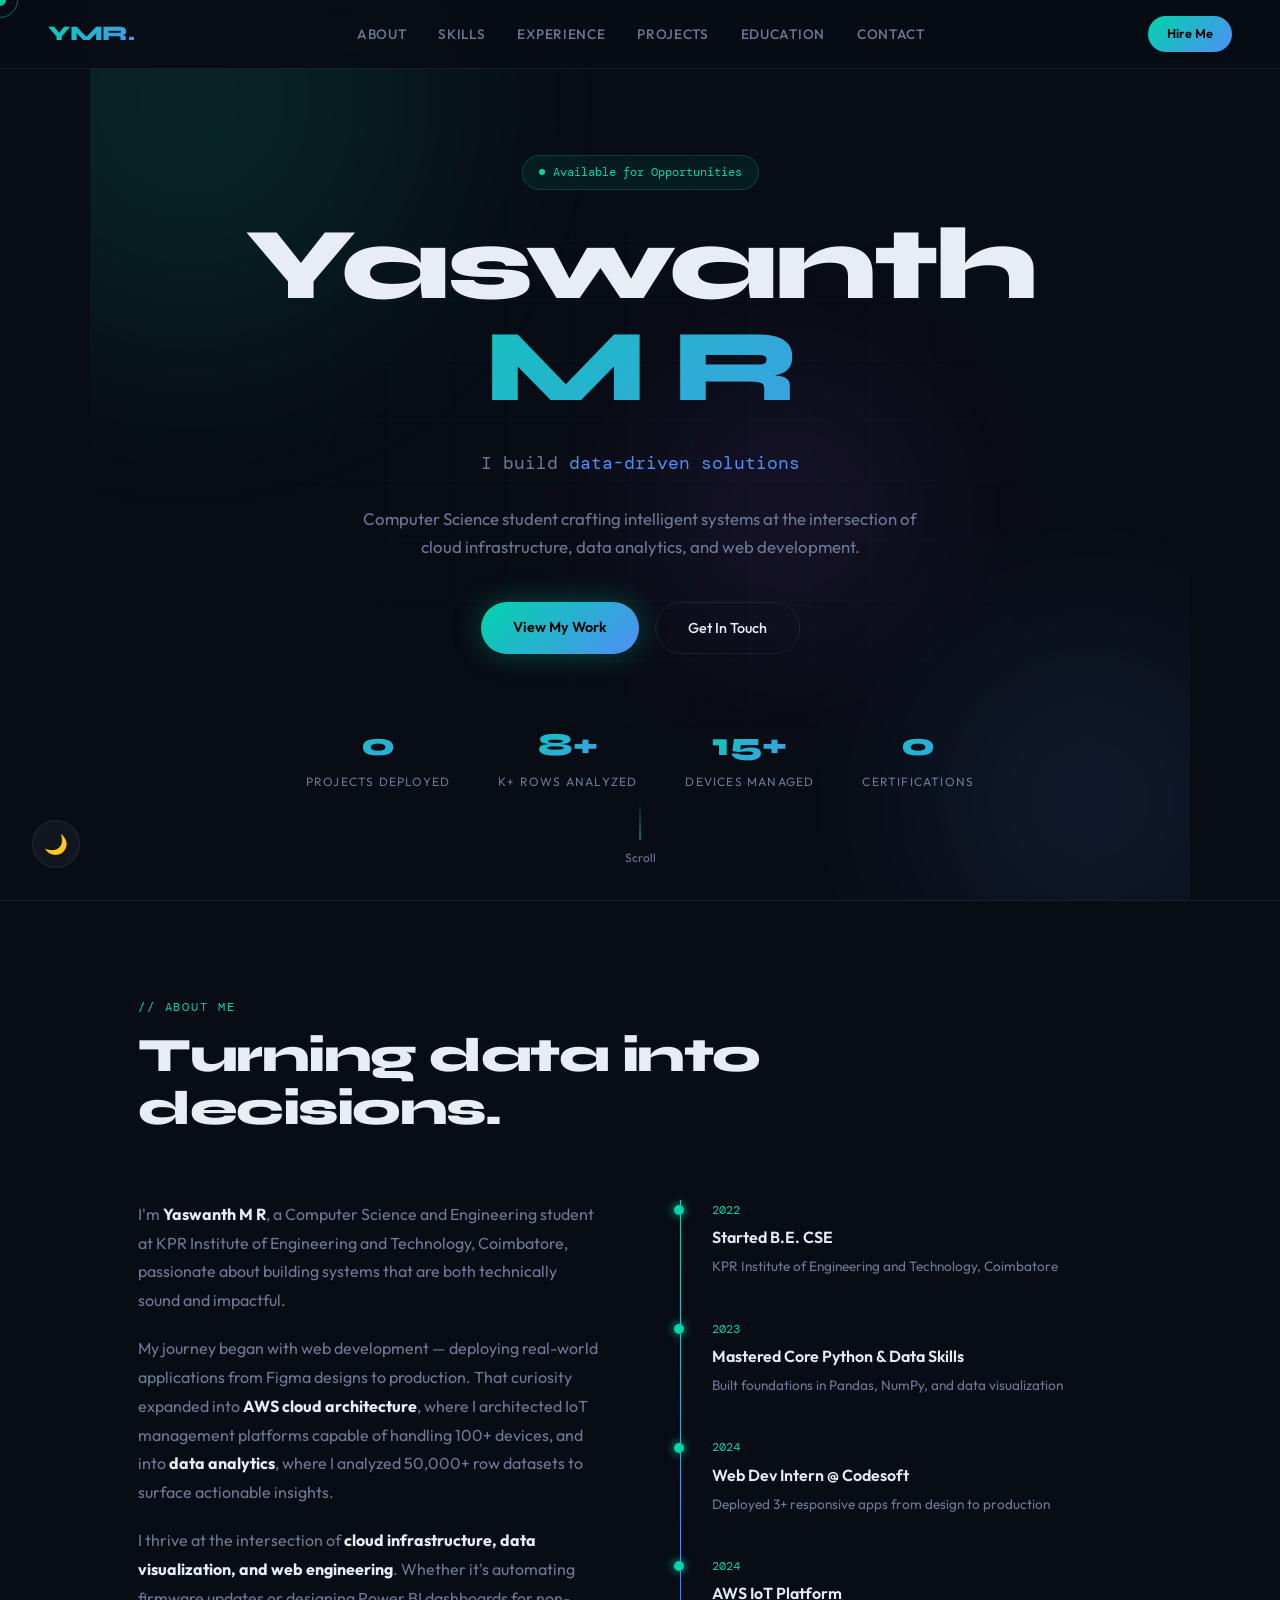
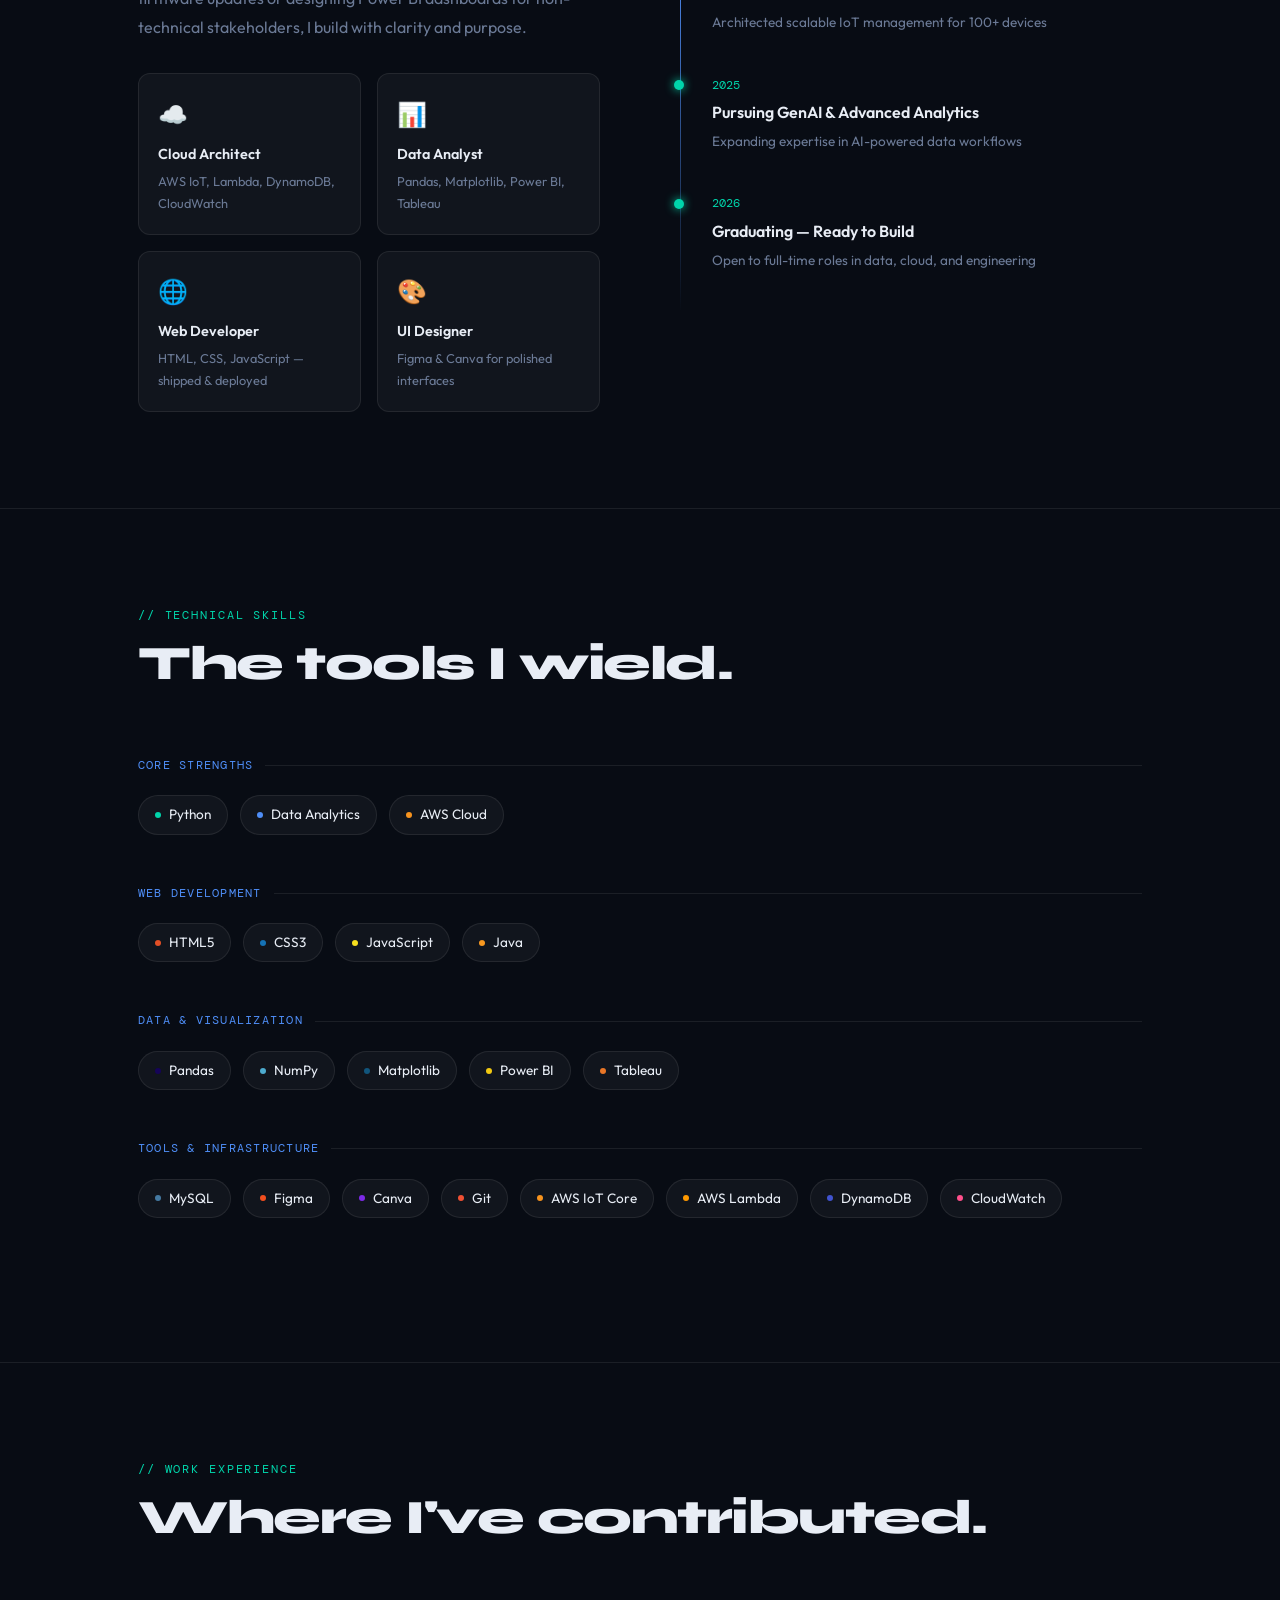
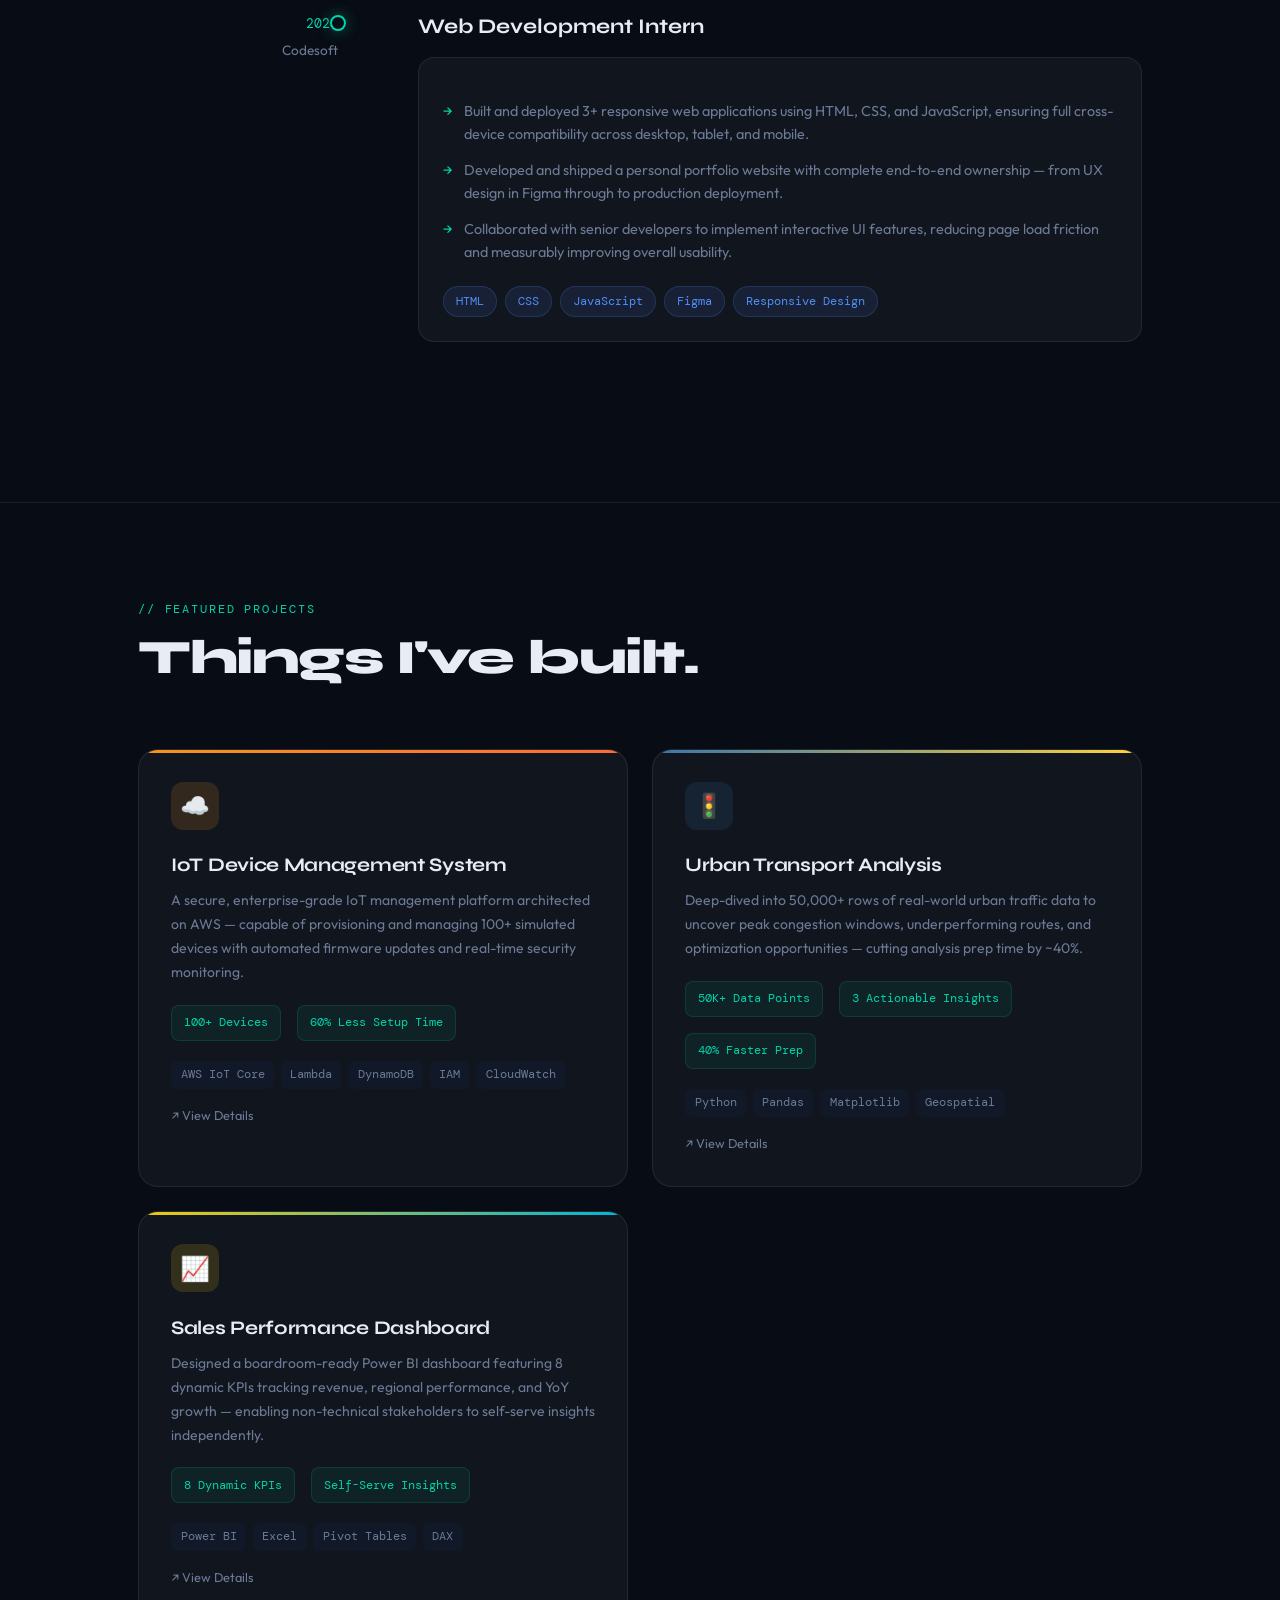
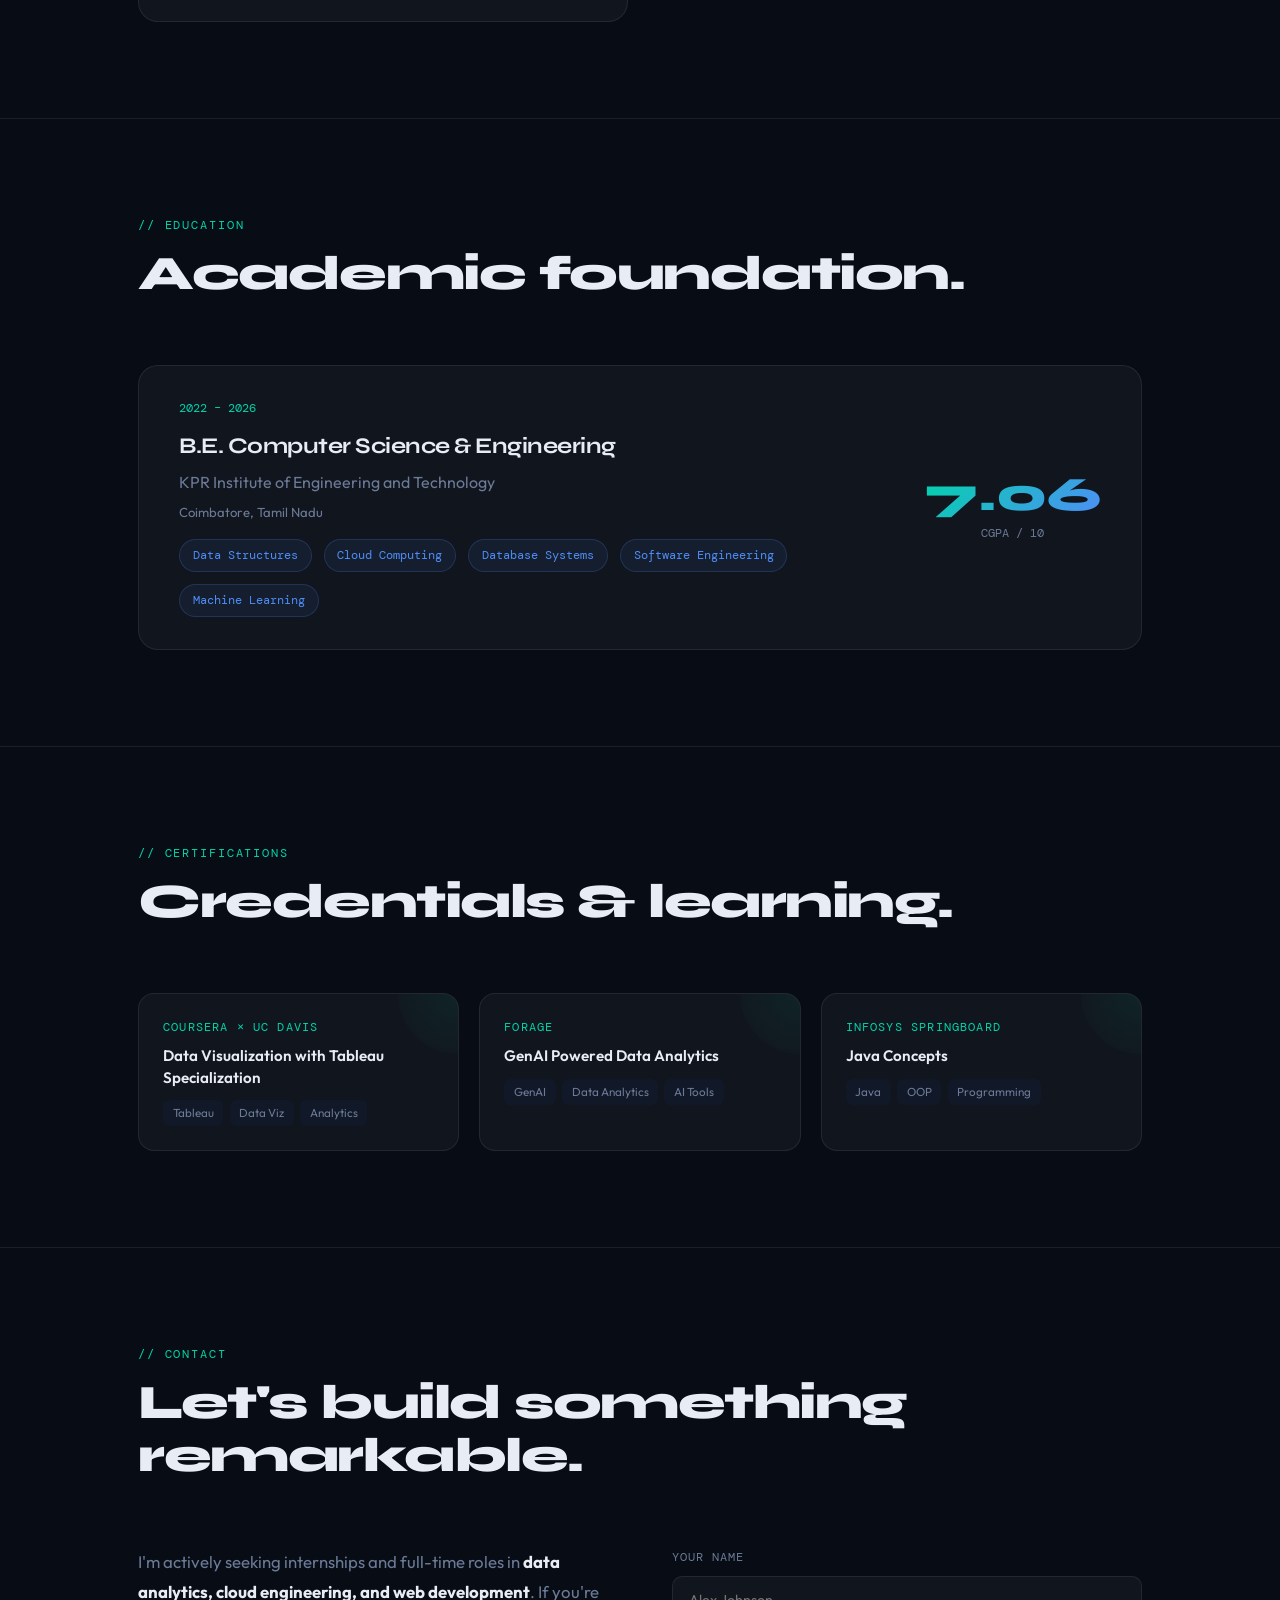
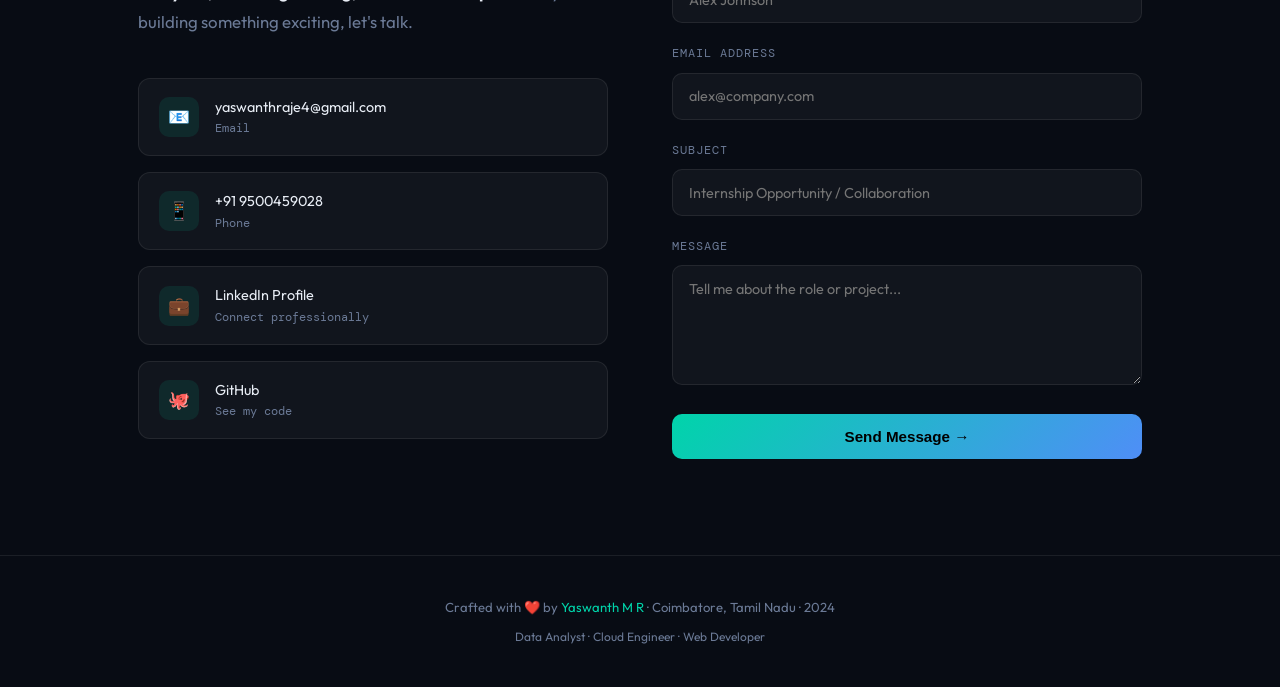
<file: yaswanth_portfolio.html>
<!DOCTYPE html>
<html lang="en">
<head>
<meta charset="UTF-8">
<meta name="viewport" content="width=device-width, initial-scale=1.0">
<meta name="description" content="Yaswanth M R – Data Analyst & Cloud Engineer Portfolio">
<title>Yaswanth M R | Data & Cloud Engineer</title>
<link rel="preconnect" href="https://fonts.googleapis.com">
<link href="https://fonts.googleapis.com/css2?family=Syne:wght@400;600;700;800&family=DM+Mono:wght@300;400;500&family=Outfit:wght@300;400;500;600&display=swap" rel="stylesheet">
<style>
  :root {
    --bg: #080c14;
    --bg2: #0d1220;
    --bg3: #111827;
    --surface: rgba(255,255,255,0.04);
    --border: rgba(255,255,255,0.08);
    --border-glow: rgba(0,212,170,0.3);
    --text: #e8edf5;
    --muted: #6b7a96;
    --accent: #00d4aa;
    --accent2: #4f8ef7;
    --accent3: #f06a6a;
    --grad1: linear-gradient(135deg, #00d4aa, #4f8ef7);
    --grad2: linear-gradient(135deg, #4f8ef7, #a855f7);
    --font-head: 'Syne', sans-serif;
    --font-body: 'Outfit', sans-serif;
    --font-mono: 'DM Mono', monospace;
    --glow: 0 0 40px rgba(0,212,170,0.15);
  }
  *, *::before, *::after { box-sizing: border-box; margin: 0; padding: 0; }
  html { scroll-behavior: smooth; }
  body {
    background: var(--bg);
    color: var(--text);
    font-family: var(--font-body);
    font-size: 16px;
    line-height: 1.7;
    overflow-x: hidden;
    cursor: none;
  }

  /* CURSOR */
  #cursor { position: fixed; width: 12px; height: 12px; background: var(--accent); border-radius: 50%; pointer-events: none; z-index: 9999; transform: translate(-50%,-50%); transition: transform 0.1s, width 0.2s, height 0.2s, background 0.2s; mix-blend-mode: difference; }
  #cursor-ring { position: fixed; width: 36px; height: 36px; border: 1.5px solid rgba(0,212,170,0.5); border-radius: 50%; pointer-events: none; z-index: 9998; transform: translate(-50%,-50%); transition: transform 0.15s ease-out, width 0.2s, height 0.2s; }
  body:hover #cursor { opacity: 1; }
  a:hover ~ #cursor, button:hover ~ #cursor { width: 20px; height: 20px; }

  /* SCROLLBAR */
  ::-webkit-scrollbar { width: 4px; }
  ::-webkit-scrollbar-track { background: var(--bg); }
  ::-webkit-scrollbar-thumb { background: var(--accent); border-radius: 2px; }

  /* PROGRESS BAR */
  #progress { position: fixed; top: 0; left: 0; height: 2px; background: var(--grad1); z-index: 9997; transition: width 0.1s; }

  /* NAV */
  nav {
    position: fixed; top: 0; left: 0; right: 0; z-index: 100;
    padding: 1rem 3rem;
    display: flex; align-items: center; justify-content: space-between;
    background: rgba(8,12,20,0.85);
    backdrop-filter: blur(20px);
    border-bottom: 1px solid var(--border);
    transition: padding 0.3s;
  }
  nav.scrolled { padding: 0.6rem 3rem; }
  .logo { font-family: var(--font-head); font-size: 1.3rem; font-weight: 800; background: var(--grad1); -webkit-background-clip: text; -webkit-text-fill-color: transparent; letter-spacing: -0.5px; }
  .nav-links { display: flex; gap: 2rem; list-style: none; }
  .nav-links a { color: var(--muted); text-decoration: none; font-size: 0.85rem; font-weight: 500; letter-spacing: 0.05em; text-transform: uppercase; transition: color 0.2s; position: relative; }
  .nav-links a::after { content: ''; position: absolute; bottom: -4px; left: 0; width: 0; height: 1px; background: var(--accent); transition: width 0.3s; }
  .nav-links a:hover { color: var(--accent); }
  .nav-links a:hover::after { width: 100%; }
  .nav-cta { background: var(--grad1); color: #000; padding: 0.45rem 1.2rem; border-radius: 100px; font-size: 0.8rem; font-weight: 600; text-decoration: none; transition: opacity 0.2s, transform 0.2s; }
  .nav-cta:hover { opacity: 0.85; transform: translateY(-1px); }
  .menu-btn { display: none; background: none; border: none; color: var(--text); font-size: 1.5rem; cursor: pointer; }
  .mobile-nav { display: none; position: fixed; inset: 0; background: var(--bg); z-index: 99; flex-direction: column; align-items: center; justify-content: center; gap: 2rem; }
  .mobile-nav.open { display: flex; }
  .mobile-nav a { color: var(--text); text-decoration: none; font-family: var(--font-head); font-size: 2rem; font-weight: 700; }
  .mobile-close { position: absolute; top: 1.5rem; right: 2rem; background: none; border: none; color: var(--text); font-size: 2rem; cursor: pointer; }

  /* HERO */
  #hero {
    min-height: 100vh;
    display: flex; align-items: center; justify-content: center;
    position: relative; overflow: hidden;
    padding: 6rem 3rem 3rem;
  }
  .hero-bg { position: absolute; inset: 0; z-index: 0; }
  .hero-grid {
    position: absolute; inset: 0;
    background-image: linear-gradient(rgba(0,212,170,0.03) 1px, transparent 1px),
      linear-gradient(90deg, rgba(0,212,170,0.03) 1px, transparent 1px);
    background-size: 60px 60px;
    mask-image: radial-gradient(ellipse at center, black 30%, transparent 80%);
  }
  .orb { position: absolute; border-radius: 50%; filter: blur(80px); opacity: 0.15; }
  .orb1 { width: 600px; height: 600px; background: radial-gradient(circle, #00d4aa, transparent); top: -200px; left: -200px; animation: orb-drift 12s ease-in-out infinite alternate; }
  .orb2 { width: 400px; height: 400px; background: radial-gradient(circle, #4f8ef7, transparent); bottom: -100px; right: -100px; animation: orb-drift 10s ease-in-out infinite alternate-reverse; }
  .orb3 { width: 300px; height: 300px; background: radial-gradient(circle, #a855f7, transparent); top: 40%; left: 50%; animation: orb-drift 14s ease-in-out infinite alternate; }
  @keyframes orb-drift { 0% { transform: translate(0,0) scale(1); } 100% { transform: translate(40px, 30px) scale(1.1); } }

  .hero-content { position: relative; z-index: 1; max-width: 900px; text-align: center; }
  .hero-badge { display: inline-flex; align-items: center; gap: 0.5rem; background: rgba(0,212,170,0.08); border: 1px solid rgba(0,212,170,0.2); border-radius: 100px; padding: 0.35rem 1rem; font-family: var(--font-mono); font-size: 0.78rem; color: var(--accent); margin-bottom: 1.5rem; }
  .hero-badge .dot { width: 6px; height: 6px; background: var(--accent); border-radius: 50%; animation: pulse 2s infinite; }
  @keyframes pulse { 0%,100% { opacity: 1; transform: scale(1); } 50% { opacity: 0.4; transform: scale(0.8); } }
  .hero-name { font-family: var(--font-head); font-size: clamp(3.5rem, 8vw, 7rem); font-weight: 800; line-height: 1; letter-spacing: -3px; margin-bottom: 0.3em; }
  .hero-name .line1 { display: block; color: var(--text); }
  .hero-name .line2 { display: block; background: var(--grad1); -webkit-background-clip: text; -webkit-text-fill-color: transparent; }
  .hero-role { font-family: var(--font-mono); font-size: 1.1rem; color: var(--muted); margin-bottom: 1.5rem; min-height: 1.8em; }
  .hero-role span { color: var(--accent2); }
  .hero-desc { font-size: 1.05rem; color: var(--muted); max-width: 580px; margin: 0 auto 2.5rem; }
  .hero-actions { display: flex; gap: 1rem; justify-content: center; flex-wrap: wrap; }
  .btn-primary { background: var(--grad1); color: #000; padding: 0.8rem 2rem; border-radius: 100px; font-weight: 600; text-decoration: none; font-size: 0.9rem; transition: transform 0.2s, box-shadow 0.2s; box-shadow: 0 0 30px rgba(0,212,170,0.3); }
  .btn-primary:hover { transform: translateY(-2px); box-shadow: 0 0 50px rgba(0,212,170,0.5); }
  .btn-outline { border: 1px solid var(--border); color: var(--text); padding: 0.8rem 2rem; border-radius: 100px; font-weight: 500; text-decoration: none; font-size: 0.9rem; transition: border-color 0.2s, background 0.2s, transform 0.2s; }
  .btn-outline:hover { border-color: var(--accent); background: rgba(0,212,170,0.05); transform: translateY(-2px); }
  .hero-stats { display: flex; gap: 3rem; justify-content: center; margin-top: 4rem; flex-wrap: wrap; }
  .stat { text-align: center; }
  .stat-num { font-family: var(--font-head); font-size: 2rem; font-weight: 800; background: var(--grad1); -webkit-background-clip: text; -webkit-text-fill-color: transparent; }
  .stat-label { font-size: 0.75rem; color: var(--muted); text-transform: uppercase; letter-spacing: 0.1em; }
  .scroll-hint { position: absolute; bottom: 2rem; left: 50%; transform: translateX(-50%); display: flex; flex-direction: column; align-items: center; gap: 0.5rem; color: var(--muted); font-size: 0.75rem; animation: bounce 2s infinite; }
  .scroll-line { width: 1px; height: 40px; background: linear-gradient(to bottom, transparent, var(--accent)); }
  @keyframes bounce { 0%,100% { transform: translateX(-50%) translateY(0); } 50% { transform: translateX(-50%) translateY(6px); } }

  /* SECTIONS */
  section { padding: 6rem 3rem; max-width: 1100px; margin: 0 auto; }
  .section-label { font-family: var(--font-mono); font-size: 0.78rem; color: var(--accent); text-transform: uppercase; letter-spacing: 0.15em; margin-bottom: 0.75rem; }
  .section-title { font-family: var(--font-head); font-size: clamp(2rem, 4vw, 3rem); font-weight: 800; letter-spacing: -1.5px; line-height: 1.1; margin-bottom: 1rem; }
  .section-sub { color: var(--muted); max-width: 500px; }
  .divider { width: 100%; height: 1px; background: var(--border); margin: 0; }

  /* ABOUT */
  .about-grid { display: grid; grid-template-columns: 1fr 1fr; gap: 5rem; align-items: start; margin-top: 4rem; }
  .about-text p { color: var(--muted); margin-bottom: 1.2rem; line-height: 1.8; }
  .about-text p strong { color: var(--text); }
  .about-highlights { display: grid; grid-template-columns: 1fr 1fr; gap: 1rem; margin-top: 2rem; }
  .highlight-card { background: var(--surface); border: 1px solid var(--border); border-radius: 12px; padding: 1.2rem; transition: border-color 0.2s, transform 0.2s; }
  .highlight-card:hover { border-color: var(--border-glow); transform: translateY(-2px); }
  .hi-icon { font-size: 1.5rem; margin-bottom: 0.5rem; }
  .hi-title { font-weight: 600; font-size: 0.9rem; margin-bottom: 0.25rem; }
  .hi-desc { font-size: 0.8rem; color: var(--muted); }
  .timeline-col { position: relative; padding-left: 2rem; }
  .timeline-col::before { content: ''; position: absolute; left: 0; top: 0; bottom: 0; width: 1px; background: linear-gradient(to bottom, var(--accent), var(--accent2), transparent); }
  .tl-item { position: relative; margin-bottom: 2.5rem; }
  .tl-item::before { content: ''; position: absolute; left: -2.4rem; top: 0.35rem; width: 10px; height: 10px; background: var(--accent); border-radius: 50%; box-shadow: 0 0 10px var(--accent); }
  .tl-year { font-family: var(--font-mono); font-size: 0.75rem; color: var(--accent); margin-bottom: 0.25rem; }
  .tl-title { font-weight: 600; margin-bottom: 0.25rem; }
  .tl-sub { font-size: 0.85rem; color: var(--muted); }

  /* SKILLS */
  .skills-wrapper { margin-top: 4rem; }
  .skill-category { margin-bottom: 3rem; }
  .cat-title { font-family: var(--font-mono); font-size: 0.78rem; color: var(--accent2); text-transform: uppercase; letter-spacing: 0.1em; margin-bottom: 1.2rem; display: flex; align-items: center; gap: 0.75rem; }
  .cat-title::after { content: ''; flex: 1; height: 1px; background: var(--border); }
  .skills-grid { display: flex; flex-wrap: wrap; gap: 0.75rem; }
  .skill-pill { display: flex; align-items: center; gap: 0.5rem; background: var(--surface); border: 1px solid var(--border); border-radius: 100px; padding: 0.45rem 1rem; font-size: 0.85rem; transition: all 0.25s; cursor: default; }
  .skill-pill:hover { border-color: var(--border-glow); background: rgba(0,212,170,0.07); transform: translateY(-2px); color: var(--accent); }
  .skill-pill .s-dot { width: 6px; height: 6px; border-radius: 50%; flex-shrink: 0; }

  /* EXPERIENCE */
  .exp-timeline { margin-top: 4rem; }
  .exp-item { display: grid; grid-template-columns: 200px 1fr; gap: 3rem; margin-bottom: 4rem; position: relative; }
  .exp-item::before { content: ''; position: absolute; left: 199px; top: 0; bottom: -4rem; width: 1px; background: var(--border); }
  .exp-item:last-child::before { display: none; }
  .exp-left { text-align: right; padding-top: 0.25rem; }
  .exp-date { font-family: var(--font-mono); font-size: 0.8rem; color: var(--accent); }
  .exp-company { font-size: 0.85rem; color: var(--muted); margin-top: 0.25rem; }
  .exp-dot { position: absolute; left: 192px; top: 0.35rem; width: 16px; height: 16px; background: var(--bg); border: 2px solid var(--accent); border-radius: 50%; box-shadow: 0 0 15px rgba(0,212,170,0.4); }
  .exp-right { padding-left: 2rem; }
  .exp-role { font-family: var(--font-head); font-size: 1.3rem; font-weight: 700; margin-bottom: 0.75rem; }
  .exp-card { background: var(--surface); border: 1px solid var(--border); border-radius: 16px; padding: 1.5rem; transition: border-color 0.2s; }
  .exp-card:hover { border-color: rgba(0,212,170,0.2); }
  .exp-bullets { list-style: none; margin-top: 0.75rem; }
  .exp-bullets li { color: var(--muted); font-size: 0.9rem; padding: 0.4rem 0; display: flex; gap: 0.75rem; line-height: 1.6; }
  .exp-bullets li::before { content: '→'; color: var(--accent); flex-shrink: 0; }
  .exp-tags { display: flex; flex-wrap: wrap; gap: 0.5rem; margin-top: 1rem; }
  .exp-tag { background: rgba(79,142,247,0.1); border: 1px solid rgba(79,142,247,0.2); color: var(--accent2); font-size: 0.75rem; padding: 0.25rem 0.75rem; border-radius: 100px; font-family: var(--font-mono); }

  /* PROJECTS */
  .projects-grid { display: grid; grid-template-columns: repeat(auto-fill, minmax(340px, 1fr)); gap: 1.5rem; margin-top: 4rem; }
  .project-card { background: var(--surface); border: 1px solid var(--border); border-radius: 20px; padding: 2rem; position: relative; overflow: hidden; transition: transform 0.3s, border-color 0.3s, box-shadow 0.3s; }
  .project-card::before { content: ''; position: absolute; top: 0; left: 0; right: 0; height: 3px; border-radius: 20px 20px 0 0; }
  .project-card.aws::before { background: linear-gradient(90deg, #f7931e, #ff6b35); }
  .project-card.py::before { background: linear-gradient(90deg, #3776ab, #ffd43b); }
  .project-card.bi::before { background: linear-gradient(90deg, #f2c811, #00b4d8); }
  .project-card:hover { transform: translateY(-6px); border-color: rgba(0,212,170,0.25); box-shadow: 0 20px 60px rgba(0,0,0,0.4); }
  .proj-icon { width: 48px; height: 48px; border-radius: 12px; display: flex; align-items: center; justify-content: center; font-size: 1.5rem; margin-bottom: 1.2rem; }
  .proj-icon.aws { background: rgba(247,147,30,0.15); }
  .proj-icon.py { background: rgba(55,118,171,0.15); }
  .proj-icon.bi { background: rgba(242,200,17,0.15); }
  .proj-title { font-family: var(--font-head); font-size: 1.2rem; font-weight: 700; margin-bottom: 0.5rem; letter-spacing: -0.3px; }
  .proj-desc { color: var(--muted); font-size: 0.875rem; line-height: 1.7; margin-bottom: 1.25rem; }
  .proj-metrics { display: flex; gap: 1rem; flex-wrap: wrap; margin-bottom: 1.25rem; }
  .metric { background: rgba(0,212,170,0.07); border: 1px solid rgba(0,212,170,0.15); border-radius: 8px; padding: 0.4rem 0.75rem; font-family: var(--font-mono); font-size: 0.78rem; color: var(--accent); }
  .proj-tech { display: flex; flex-wrap: wrap; gap: 0.4rem; margin-bottom: 1rem; }
  .tech-badge { background: var(--bg3); font-size: 0.73rem; color: var(--muted); padding: 0.25rem 0.6rem; border-radius: 6px; font-family: var(--font-mono); }
  .proj-links { display: flex; gap: 0.75rem; }
  .proj-link { color: var(--muted); font-size: 0.8rem; text-decoration: none; display: flex; align-items: center; gap: 0.3rem; transition: color 0.2s; }
  .proj-link:hover { color: var(--accent); }

  /* EDUCATION */
  .edu-card { background: var(--surface); border: 1px solid var(--border); border-radius: 20px; padding: 2rem 2.5rem; margin-top: 4rem; display: grid; grid-template-columns: 1fr auto; gap: 2rem; align-items: center; transition: border-color 0.2s; }
  .edu-card:hover { border-color: rgba(0,212,170,0.25); }
  .edu-badge-wrap { display: flex; gap: 0.75rem; flex-wrap: wrap; margin-top: 1rem; }
  .edu-badge { background: rgba(79,142,247,0.08); border: 1px solid rgba(79,142,247,0.2); color: var(--accent2); font-size: 0.78rem; padding: 0.3rem 0.8rem; border-radius: 100px; font-family: var(--font-mono); }
  .edu-gpa { text-align: center; }
  .gpa-num { font-family: var(--font-head); font-size: 3rem; font-weight: 800; background: var(--grad1); -webkit-background-clip: text; -webkit-text-fill-color: transparent; line-height: 1; }
  .gpa-label { font-size: 0.75rem; color: var(--muted); margin-top: 0.25rem; font-family: var(--font-mono); }
  .edu-year { font-family: var(--font-mono); font-size: 0.78rem; color: var(--accent); margin-bottom: 0.5rem; }
  .edu-degree { font-family: var(--font-head); font-size: 1.4rem; font-weight: 700; margin-bottom: 0.25rem; letter-spacing: -0.5px; }
  .edu-inst { color: var(--muted); margin-bottom: 0.25rem; }

  /* CERTIFICATIONS */
  .certs-grid { display: grid; grid-template-columns: repeat(auto-fill, minmax(280px, 1fr)); gap: 1.25rem; margin-top: 4rem; }
  .cert-card { background: var(--surface); border: 1px solid var(--border); border-radius: 16px; padding: 1.5rem; transition: all 0.25s; position: relative; overflow: hidden; }
  .cert-card::after { content: ''; position: absolute; top: -60px; right: -60px; width: 120px; height: 120px; background: radial-gradient(circle, rgba(0,212,170,0.08), transparent); border-radius: 50%; }
  .cert-card:hover { border-color: rgba(0,212,170,0.3); transform: translateY(-3px); }
  .cert-issuer { font-family: var(--font-mono); font-size: 0.73rem; color: var(--accent); text-transform: uppercase; letter-spacing: 0.1em; margin-bottom: 0.5rem; }
  .cert-name { font-weight: 600; font-size: 0.95rem; line-height: 1.4; margin-bottom: 0.5rem; }
  .cert-tags { display: flex; flex-wrap: wrap; gap: 0.4rem; margin-top: 0.75rem; }
  .cert-tag { background: var(--bg3); font-size: 0.73rem; color: var(--muted); padding: 0.2rem 0.6rem; border-radius: 6px; }

  /* CONTACT */
  .contact-grid { display: grid; grid-template-columns: 1fr 1fr; gap: 4rem; margin-top: 4rem; }
  .contact-info { }
  .contact-lead { font-size: 1.05rem; color: var(--muted); margin-bottom: 2.5rem; line-height: 1.8; }
  .contact-links { display: flex; flex-direction: column; gap: 1rem; }
  .clink { display: flex; align-items: center; gap: 1rem; color: var(--text); text-decoration: none; padding: 1rem 1.25rem; background: var(--surface); border: 1px solid var(--border); border-radius: 12px; transition: all 0.25s; }
  .clink:hover { border-color: var(--border-glow); background: rgba(0,212,170,0.05); transform: translateX(4px); }
  .clink-icon { width: 40px; height: 40px; background: rgba(0,212,170,0.1); border-radius: 10px; display: flex; align-items: center; justify-content: center; font-size: 1.1rem; flex-shrink: 0; }
  .clink-text { font-size: 0.9rem; }
  .clink-label { font-size: 0.73rem; color: var(--muted); font-family: var(--font-mono); }

  .contact-form { }
  .form-group { margin-bottom: 1.25rem; }
  .form-group label { display: block; font-size: 0.78rem; color: var(--muted); margin-bottom: 0.5rem; font-family: var(--font-mono); text-transform: uppercase; letter-spacing: 0.08em; }
  .form-group input, .form-group textarea {
    width: 100%; background: var(--surface); border: 1px solid var(--border);
    border-radius: 10px; padding: 0.85rem 1rem; color: var(--text);
    font-family: var(--font-body); font-size: 0.9rem; transition: border-color 0.2s, box-shadow 0.2s;
    outline: none;
  }
  .form-group input:focus, .form-group textarea:focus { border-color: var(--accent); box-shadow: 0 0 0 3px rgba(0,212,170,0.1); }
  .form-group textarea { resize: vertical; min-height: 120px; }
  .form-submit { width: 100%; background: var(--grad1); color: #000; border: none; padding: 0.9rem; border-radius: 10px; font-weight: 600; font-size: 0.95rem; cursor: pointer; transition: opacity 0.2s, transform 0.2s; }
  .form-submit:hover { opacity: 0.9; transform: translateY(-1px); }

  /* FOOTER */
  footer { border-top: 1px solid var(--border); padding: 2.5rem 3rem; text-align: center; color: var(--muted); font-size: 0.82rem; }
  footer span { color: var(--accent); }

  /* FAB */
  #fab { position: fixed; bottom: 2rem; right: 2rem; width: 48px; height: 48px; background: var(--grad1); border-radius: 50%; display: flex; align-items: center; justify-content: center; cursor: pointer; z-index: 100; box-shadow: 0 4px 20px rgba(0,212,170,0.4); transition: transform 0.2s, opacity 0.3s; opacity: 0; }
  #fab:hover { transform: scale(1.1); }
  #fab.show { opacity: 1; }
  #fab svg { color: #000; }

  /* THEME TOGGLE */
  #theme-toggle { position: fixed; bottom: 2rem; left: 2rem; width: 48px; height: 48px; background: var(--surface); border: 1px solid var(--border); border-radius: 50%; display: flex; align-items: center; justify-content: center; cursor: pointer; z-index: 100; font-size: 1.2rem; transition: border-color 0.2s; }
  #theme-toggle:hover { border-color: var(--accent); }

  /* LIGHT MODE */
  body.light {
    --bg: #f4f6fb; --bg2: #edf0f7; --bg3: #e4e8f2;
    --surface: rgba(0,0,0,0.03); --border: rgba(0,0,0,0.08);
    --text: #1a2035; --muted: #5a6483;
    --border-glow: rgba(0,180,140,0.3); --accent: #00a688;
  }
  body.light nav { background: rgba(244,246,251,0.9); }

  /* ANIMATIONS */
  .fade-up { opacity: 0; transform: translateY(30px); transition: opacity 0.7s ease, transform 0.7s ease; }
  .fade-up.visible { opacity: 1; transform: translateY(0); }
  .fade-up-2 { transition-delay: 0.1s; }
  .fade-up-3 { transition-delay: 0.2s; }
  .fade-up-4 { transition-delay: 0.3s; }

  /* RESPONSIVE */
  @media (max-width: 900px) {
    nav { padding: 1rem 1.5rem; }
    .nav-links, .nav-cta { display: none; }
    .menu-btn { display: block; }
    section { padding: 4rem 1.5rem; }
    .about-grid { grid-template-columns: 1fr; gap: 3rem; }
    .exp-item { grid-template-columns: 1fr; gap: 0.5rem; }
    .exp-item::before { display: none; }
    .exp-left { text-align: left; }
    .exp-dot { display: none; }
    .exp-right { padding-left: 0; }
    .contact-grid { grid-template-columns: 1fr; gap: 2rem; }
    .edu-card { grid-template-columns: 1fr; }
    .hero-stats { gap: 2rem; }
    body { cursor: auto; }
    #cursor, #cursor-ring { display: none; }
  }
  @media (max-width: 600px) {
    .hero-name { letter-spacing: -1.5px; }
    .projects-grid { grid-template-columns: 1fr; }
    .certs-grid { grid-template-columns: 1fr; }
    .about-highlights { grid-template-columns: 1fr; }
  }
</style>
</head>
<body>

<!-- CURSOR -->
<div id="cursor"></div>
<div id="cursor-ring"></div>

<!-- PROGRESS -->
<div id="progress"></div>

<!-- NAV -->
<nav id="nav">
  <div class="logo">YMR.</div>
  <ul class="nav-links">
    <li><a href="#about">About</a></li>
    <li><a href="#skills">Skills</a></li>
    <li><a href="#experience">Experience</a></li>
    <li><a href="#projects">Projects</a></li>
    <li><a href="#education">Education</a></li>
    <li><a href="#contact">Contact</a></li>
  </ul>
  <a href="#contact" class="nav-cta">Hire Me</a>
  <button class="menu-btn" onclick="toggleMobile()" aria-label="Menu">☰</button>
</nav>

<!-- MOBILE NAV -->
<div class="mobile-nav" id="mobile-nav">
  <button class="mobile-close" onclick="toggleMobile()">✕</button>
  <a href="#about" onclick="toggleMobile()">About</a>
  <a href="#skills" onclick="toggleMobile()">Skills</a>
  <a href="#experience" onclick="toggleMobile()">Experience</a>
  <a href="#projects" onclick="toggleMobile()">Projects</a>
  <a href="#education" onclick="toggleMobile()">Education</a>
  <a href="#contact" onclick="toggleMobile()">Contact</a>
</div>

<!-- HERO -->
<section id="hero">
  <div class="hero-bg">
    <div class="hero-grid"></div>
    <div class="orb orb1"></div>
    <div class="orb orb2"></div>
    <div class="orb orb3"></div>
  </div>
  <div class="hero-content">
    <div class="hero-badge"><span class="dot"></span> Available for Opportunities</div>
    <h1 class="hero-name">
      <span class="line1">Yaswanth</span>
      <span class="line2">M R</span>
    </h1>
    <p class="hero-role">I build <span id="typed-text">data-driven solutions</span></p>
    <p class="hero-desc">Computer Science student crafting intelligent systems at the intersection of cloud infrastructure, data analytics, and web development.</p>
    <div class="hero-actions">
      <a href="#projects" class="btn-primary">View My Work</a>
      <a href="mailto:yaswanthraje4@gmail.com" class="btn-outline">Get In Touch</a>
    </div>
    <div class="hero-stats">
      <div class="stat"><div class="stat-num" data-count="3">0</div><div class="stat-label">Projects Deployed</div></div>
      <div class="stat"><div class="stat-num" data-count="50">0</div><div class="stat-label">K+ Rows Analyzed</div></div>
      <div class="stat"><div class="stat-num" data-count="100">0</div><div class="stat-label">Devices Managed</div></div>
      <div class="stat"><div class="stat-num" data-count="3">0</div><div class="stat-label">Certifications</div></div>
    </div>
  </div>
  <div class="scroll-hint"><div class="scroll-line"></div>Scroll</div>
</section>

<div class="divider"></div>

<!-- ABOUT -->
<section id="about">
  <div class="section-label fade-up">// About me</div>
  <h2 class="section-title fade-up fade-up-2">Turning data into<br>decisions.</h2>
  <div class="about-grid">
    <div class="about-text fade-up">
      <p>I'm <strong>Yaswanth M R</strong>, a Computer Science and Engineering student at KPR Institute of Engineering and Technology, Coimbatore, passionate about building systems that are both technically sound and impactful.</p>
      <p>My journey began with web development — deploying real-world applications from Figma designs to production. That curiosity expanded into <strong>AWS cloud architecture</strong>, where I architected IoT management platforms capable of handling 100+ devices, and into <strong>data analytics</strong>, where I analyzed 50,000+ row datasets to surface actionable insights.</p>
      <p>I thrive at the intersection of <strong>cloud infrastructure, data visualization, and web engineering</strong>. Whether it's automating firmware updates or designing Power BI dashboards for non-technical stakeholders, I build with clarity and purpose.</p>
      <div class="about-highlights">
        <div class="highlight-card fade-up">
          <div class="hi-icon">☁️</div>
          <div class="hi-title">Cloud Architect</div>
          <div class="hi-desc">AWS IoT, Lambda, DynamoDB, CloudWatch</div>
        </div>
        <div class="highlight-card fade-up fade-up-2">
          <div class="hi-icon">📊</div>
          <div class="hi-title">Data Analyst</div>
          <div class="hi-desc">Pandas, Matplotlib, Power BI, Tableau</div>
        </div>
        <div class="highlight-card fade-up fade-up-3">
          <div class="hi-icon">🌐</div>
          <div class="hi-title">Web Developer</div>
          <div class="hi-desc">HTML, CSS, JavaScript — shipped & deployed</div>
        </div>
        <div class="highlight-card fade-up fade-up-4">
          <div class="hi-icon">🎨</div>
          <div class="hi-title">UI Designer</div>
          <div class="hi-desc">Figma & Canva for polished interfaces</div>
        </div>
      </div>
    </div>
    <div class="timeline-col fade-up fade-up-2">
      <div class="tl-item">
        <div class="tl-year">2022</div>
        <div class="tl-title">Started B.E. CSE</div>
        <div class="tl-sub">KPR Institute of Engineering and Technology, Coimbatore</div>
      </div>
      <div class="tl-item">
        <div class="tl-year">2023</div>
        <div class="tl-title">Mastered Core Python & Data Skills</div>
        <div class="tl-sub">Built foundations in Pandas, NumPy, and data visualization</div>
      </div>
      <div class="tl-item">
        <div class="tl-year">2024</div>
        <div class="tl-title">Web Dev Intern @ Codesoft</div>
        <div class="tl-sub">Deployed 3+ responsive apps from design to production</div>
      </div>
      <div class="tl-item">
        <div class="tl-year">2024</div>
        <div class="tl-title">AWS IoT Platform</div>
        <div class="tl-sub">Architected scalable IoT management for 100+ devices</div>
      </div>
      <div class="tl-item">
        <div class="tl-year">2025</div>
        <div class="tl-title">Pursuing GenAI & Advanced Analytics</div>
        <div class="tl-sub">Expanding expertise in AI-powered data workflows</div>
      </div>
      <div class="tl-item">
        <div class="tl-year">2026</div>
        <div class="tl-title">Graduating — Ready to Build</div>
        <div class="tl-sub">Open to full-time roles in data, cloud, and engineering</div>
      </div>
    </div>
  </div>
</section>

<div class="divider"></div>

<!-- SKILLS -->
<section id="skills">
  <div class="section-label fade-up">// Technical skills</div>
  <h2 class="section-title fade-up fade-up-2">The tools I wield.</h2>
  <div class="skills-wrapper">
    <div class="skill-category fade-up">
      <div class="cat-title">Core Strengths</div>
      <div class="skills-grid">
        <div class="skill-pill"><span class="s-dot" style="background:#00d4aa"></span>Python</div>
        <div class="skill-pill"><span class="s-dot" style="background:#4f8ef7"></span>Data Analytics</div>
        <div class="skill-pill"><span class="s-dot" style="background:#f7931e"></span>AWS Cloud</div>
      </div>
    </div>
    <div class="skill-category fade-up fade-up-2">
      <div class="cat-title">Web Development</div>
      <div class="skills-grid">
        <div class="skill-pill"><span class="s-dot" style="background:#e34f26"></span>HTML5</div>
        <div class="skill-pill"><span class="s-dot" style="background:#1572b6"></span>CSS3</div>
        <div class="skill-pill"><span class="s-dot" style="background:#f7df1e"></span>JavaScript</div>
        <div class="skill-pill"><span class="s-dot" style="background:#f89820"></span>Java</div>
      </div>
    </div>
    <div class="skill-category fade-up fade-up-3">
      <div class="cat-title">Data & Visualization</div>
      <div class="skills-grid">
        <div class="skill-pill"><span class="s-dot" style="background:#150458"></span>Pandas</div>
        <div class="skill-pill"><span class="s-dot" style="background:#4dabcf"></span>NumPy</div>
        <div class="skill-pill"><span class="s-dot" style="background:#11557c"></span>Matplotlib</div>
        <div class="skill-pill"><span class="s-dot" style="background:#f2c811"></span>Power BI</div>
        <div class="skill-pill"><span class="s-dot" style="background:#e97627"></span>Tableau</div>
      </div>
    </div>
    <div class="skill-category fade-up fade-up-4">
      <div class="cat-title">Tools & Infrastructure</div>
      <div class="skills-grid">
        <div class="skill-pill"><span class="s-dot" style="background:#4479a1"></span>MySQL</div>
        <div class="skill-pill"><span class="s-dot" style="background:#f24e1e"></span>Figma</div>
        <div class="skill-pill"><span class="s-dot" style="background:#7d2ae8"></span>Canva</div>
        <div class="skill-pill"><span class="s-dot" style="background:#f05033"></span>Git</div>
        <div class="skill-pill"><span class="s-dot" style="background:#f7931e"></span>AWS IoT Core</div>
        <div class="skill-pill"><span class="s-dot" style="background:#ff9900"></span>AWS Lambda</div>
        <div class="skill-pill"><span class="s-dot" style="background:#4053d0"></span>DynamoDB</div>
        <div class="skill-pill"><span class="s-dot" style="background:#ff4f8b"></span>CloudWatch</div>
      </div>
    </div>
  </div>
</section>

<div class="divider"></div>

<!-- EXPERIENCE -->
<section id="experience">
  <div class="section-label fade-up">// Work experience</div>
  <h2 class="section-title fade-up fade-up-2">Where I've contributed.</h2>
  <div class="exp-timeline">
    <div class="exp-item fade-up">
      <div class="exp-left">
        <div class="exp-date">2024</div>
        <div class="exp-company">Codesoft</div>
      </div>
      <div class="exp-dot"></div>
      <div class="exp-right">
        <div class="exp-role">Web Development Intern</div>
        <div class="exp-card">
          <ul class="exp-bullets">
            <li>Built and deployed 3+ responsive web applications using HTML, CSS, and JavaScript, ensuring full cross-device compatibility across desktop, tablet, and mobile.</li>
            <li>Developed and shipped a personal portfolio website with complete end-to-end ownership — from UX design in Figma through to production deployment.</li>
            <li>Collaborated with senior developers to implement interactive UI features, reducing page load friction and measurably improving overall usability.</li>
          </ul>
          <div class="exp-tags">
            <span class="exp-tag">HTML</span>
            <span class="exp-tag">CSS</span>
            <span class="exp-tag">JavaScript</span>
            <span class="exp-tag">Figma</span>
            <span class="exp-tag">Responsive Design</span>
          </div>
        </div>
      </div>
    </div>
  </div>
</section>

<div class="divider"></div>

<!-- PROJECTS -->
<section id="projects">
  <div class="section-label fade-up">// Featured projects</div>
  <h2 class="section-title fade-up fade-up-2">Things I've built.</h2>
  <div class="projects-grid">

    <div class="project-card aws fade-up">
      <div class="proj-icon aws">☁️</div>
      <div class="proj-title">IoT Device Management System</div>
      <div class="proj-desc">A secure, enterprise-grade IoT management platform architected on AWS — capable of provisioning and managing 100+ simulated devices with automated firmware updates and real-time security monitoring.</div>
      <div class="proj-metrics">
        <span class="metric">100+ Devices</span>
        <span class="metric">60% Less Setup Time</span>
      </div>
      <div class="proj-tech">
        <span class="tech-badge">AWS IoT Core</span>
        <span class="tech-badge">Lambda</span>
        <span class="tech-badge">DynamoDB</span>
        <span class="tech-badge">IAM</span>
        <span class="tech-badge">CloudWatch</span>
      </div>
      <div class="proj-links">
        <a href="#" class="proj-link">↗ View Details</a>
      </div>
    </div>

    <div class="project-card py fade-up fade-up-2">
      <div class="proj-icon py">🚦</div>
      <div class="proj-title">Urban Transport Analysis</div>
      <div class="proj-desc">Deep-dived into 50,000+ rows of real-world urban traffic data to uncover peak congestion windows, underperforming routes, and optimization opportunities — cutting analysis prep time by ~40%.</div>
      <div class="proj-metrics">
        <span class="metric">50K+ Data Points</span>
        <span class="metric">3 Actionable Insights</span>
        <span class="metric">40% Faster Prep</span>
      </div>
      <div class="proj-tech">
        <span class="tech-badge">Python</span>
        <span class="tech-badge">Pandas</span>
        <span class="tech-badge">Matplotlib</span>
        <span class="tech-badge">Geospatial</span>
      </div>
      <div class="proj-links">
        <a href="#" class="proj-link">↗ View Details</a>
      </div>
    </div>

    <div class="project-card bi fade-up fade-up-3">
      <div class="proj-icon bi">📈</div>
      <div class="proj-title">Sales Performance Dashboard</div>
      <div class="proj-desc">Designed a boardroom-ready Power BI dashboard featuring 8 dynamic KPIs tracking revenue, regional performance, and YoY growth — enabling non-technical stakeholders to self-serve insights independently.</div>
      <div class="proj-metrics">
        <span class="metric">8 Dynamic KPIs</span>
        <span class="metric">Self-Serve Insights</span>
      </div>
      <div class="proj-tech">
        <span class="tech-badge">Power BI</span>
        <span class="tech-badge">Excel</span>
        <span class="tech-badge">Pivot Tables</span>
        <span class="tech-badge">DAX</span>
      </div>
      <div class="proj-links">
        <a href="#" class="proj-link">↗ View Details</a>
      </div>
    </div>

  </div>
</section>

<div class="divider"></div>

<!-- EDUCATION -->
<section id="education">
  <div class="section-label fade-up">// Education</div>
  <h2 class="section-title fade-up fade-up-2">Academic foundation.</h2>
  <div class="edu-card fade-up">
    <div>
      <div class="edu-year">2022 – 2026</div>
      <div class="edu-degree">B.E. Computer Science & Engineering</div>
      <div class="edu-inst">KPR Institute of Engineering and Technology</div>
      <div class="edu-inst" style="font-size:0.82rem;">Coimbatore, Tamil Nadu</div>
      <div class="edu-badge-wrap">
        <span class="edu-badge">Data Structures</span>
        <span class="edu-badge">Cloud Computing</span>
        <span class="edu-badge">Database Systems</span>
        <span class="edu-badge">Software Engineering</span>
        <span class="edu-badge">Machine Learning</span>
      </div>
    </div>
    <div class="edu-gpa">
      <div class="gpa-num">7.06</div>
      <div class="gpa-label">CGPA / 10</div>
    </div>
  </div>
</section>

<div class="divider"></div>

<!-- CERTIFICATIONS -->
<section id="certifications">
  <div class="section-label fade-up">// Certifications</div>
  <h2 class="section-title fade-up fade-up-2">Credentials & learning.</h2>
  <div class="certs-grid">
    <div class="cert-card fade-up">
      <div class="cert-issuer">Coursera × UC Davis</div>
      <div class="cert-name">Data Visualization with Tableau Specialization</div>
      <div class="cert-tags">
        <span class="cert-tag">Tableau</span>
        <span class="cert-tag">Data Viz</span>
        <span class="cert-tag">Analytics</span>
      </div>
    </div>
    <div class="cert-card fade-up fade-up-2">
      <div class="cert-issuer">Forage</div>
      <div class="cert-name">GenAI Powered Data Analytics</div>
      <div class="cert-tags">
        <span class="cert-tag">GenAI</span>
        <span class="cert-tag">Data Analytics</span>
        <span class="cert-tag">AI Tools</span>
      </div>
    </div>
    <div class="cert-card fade-up fade-up-3">
      <div class="cert-issuer">Infosys Springboard</div>
      <div class="cert-name">Java Concepts</div>
      <div class="cert-tags">
        <span class="cert-tag">Java</span>
        <span class="cert-tag">OOP</span>
        <span class="cert-tag">Programming</span>
      </div>
    </div>
  </div>
</section>

<div class="divider"></div>

<!-- CONTACT -->
<section id="contact">
  <div class="section-label fade-up">// Contact</div>
  <h2 class="section-title fade-up fade-up-2">Let's build something<br>remarkable.</h2>
  <div class="contact-grid">
    <div class="contact-info fade-up">
      <p class="contact-lead">I'm actively seeking internships and full-time roles in <strong style="color:var(--text)">data analytics, cloud engineering, and web development</strong>. If you're building something exciting, let's talk.</p>
      <div class="contact-links">
        <a href="mailto:yaswanthraje4@gmail.com" class="clink">
          <div class="clink-icon">📧</div>
          <div>
            <div class="clink-text">yaswanthraje4@gmail.com</div>
            <div class="clink-label">Email</div>
          </div>
        </a>
        <a href="tel:+919500459028" class="clink">
          <div class="clink-icon">📱</div>
          <div>
            <div class="clink-text">+91 9500459028</div>
            <div class="clink-label">Phone</div>
          </div>
        </a>
        <a href="https://linkedin.com" target="_blank" rel="noopener" class="clink">
          <div class="clink-icon">💼</div>
          <div>
            <div class="clink-text">LinkedIn Profile</div>
            <div class="clink-label">Connect professionally</div>
          </div>
        </a>
        <a href="https://github.com" target="_blank" rel="noopener" class="clink">
          <div class="clink-icon">🐙</div>
          <div>
            <div class="clink-text">GitHub</div>
            <div class="clink-label">See my code</div>
          </div>
        </a>
      </div>
    </div>
    <div class="contact-form fade-up fade-up-2">
      <div class="form-group">
        <label>Your Name</label>
        <input type="text" placeholder="Alex Johnson" id="f-name">
      </div>
      <div class="form-group">
        <label>Email Address</label>
        <input type="email" placeholder="alex@company.com" id="f-email">
      </div>
      <div class="form-group">
        <label>Subject</label>
        <input type="text" placeholder="Internship Opportunity / Collaboration" id="f-subject">
      </div>
      <div class="form-group">
        <label>Message</label>
        <textarea placeholder="Tell me about the role or project..." id="f-msg"></textarea>
      </div>
      <button class="form-submit" onclick="handleSubmit()">Send Message →</button>
      <div id="form-success" style="display:none; margin-top:1rem; color:var(--accent); font-size:0.9rem; text-align:center; font-family:var(--font-mono);">✓ Message sent! I'll get back to you soon.</div>
    </div>
  </div>
</section>

<!-- FOOTER -->
<footer>
  <p>Crafted with ❤️ by <span>Yaswanth M R</span> · Coimbatore, Tamil Nadu · 2024</p>
  <p style="margin-top:0.5rem; font-size:0.75rem;">Data Analyst · Cloud Engineer · Web Developer</p>
</footer>

<!-- FAB -->
<div id="fab" onclick="window.scrollTo({top:0,behavior:'smooth'})" title="Back to top">
  <svg width="20" height="20" fill="none" stroke="currentColor" stroke-width="2.5" viewBox="0 0 24 24"><path d="M18 15l-6-6-6 6"/></svg>
</div>

<!-- THEME TOGGLE -->
<div id="theme-toggle" onclick="toggleTheme()" title="Toggle theme">🌙</div>

<script>
// Cursor
const cursor = document.getElementById('cursor');
const ring = document.getElementById('cursor-ring');
let mx=0, my=0, rx=0, ry=0;
document.addEventListener('mousemove', e => { mx=e.clientX; my=e.clientY; cursor.style.left=mx+'px'; cursor.style.top=my+'px'; });
function animRing() { rx+=(mx-rx)*0.12; ry+=(my-ry)*0.12; ring.style.left=Math.round(rx)+'px'; ring.style.top=Math.round(ry)+'px'; requestAnimationFrame(animRing); }
animRing();

// Hover cursor enlarge
document.querySelectorAll('a, button, .project-card, .cert-card, .highlight-card').forEach(el => {
  el.addEventListener('mouseenter', () => { cursor.style.width='20px'; cursor.style.height='20px'; ring.style.width='50px'; ring.style.height='50px'; });
  el.addEventListener('mouseleave', () => { cursor.style.width='12px'; cursor.style.height='12px'; ring.style.width='36px'; ring.style.height='36px'; });
});

// Scroll progress
window.addEventListener('scroll', () => {
  const pct = window.scrollY / (document.body.scrollHeight - window.innerHeight) * 100;
  document.getElementById('progress').style.width = pct + '%';
  document.getElementById('nav').classList.toggle('scrolled', window.scrollY > 60);
  document.getElementById('fab').classList.toggle('show', window.scrollY > 300);
});

// Fade up observer
const obs = new IntersectionObserver((entries) => {
  entries.forEach(e => { if(e.isIntersecting) e.target.classList.add('visible'); });
}, { threshold: 0.1 });
document.querySelectorAll('.fade-up').forEach(el => obs.observe(el));

// Typing effect
const roles = ['data-driven solutions', 'cloud architectures', 'analytics dashboards', 'IoT platforms', 'web applications'];
let ri=0, ci=0, del=false;
const typed = document.getElementById('typed-text');
function type() {
  const word = roles[ri];
  if(!del) { ci++; } else { ci--; }
  typed.textContent = word.substring(0, ci);
  if(!del && ci===word.length) { del=true; setTimeout(type, 1500); return; }
  if(del && ci===0) { del=false; ri=(ri+1)%roles.length; }
  setTimeout(type, del ? 60 : 90);
}
type();

// Counter animation
function animateCounters() {
  document.querySelectorAll('[data-count]').forEach(el => {
    const target = +el.getAttribute('data-count');
    let current = 0;
    const step = target / 40;
    const interval = setInterval(() => {
      current = Math.min(current + step, target);
      el.textContent = Math.round(current) + (target >= 50 ? '+' : '');
      if(current >= target) clearInterval(interval);
    }, 30);
  });
}
const heroObs = new IntersectionObserver(e => { if(e[0].isIntersecting) animateCounters(); }, { threshold: 0.5 });
heroObs.observe(document.querySelector('.hero-stats'));

// Mobile nav
function toggleMobile() { document.getElementById('mobile-nav').classList.toggle('open'); }

// Theme
function toggleTheme() {
  document.body.classList.toggle('light');
  document.getElementById('theme-toggle').textContent = document.body.classList.contains('light') ? '🌙' : '☀️';
}

// Form submit
function handleSubmit() {
  const name = document.getElementById('f-name').value;
  const email = document.getElementById('f-email').value;
  if(!name || !email) { alert('Please fill in at least your name and email.'); return; }
  document.getElementById('form-success').style.display = 'block';
  document.querySelectorAll('#contact input, #contact textarea').forEach(el => el.value = '');
  setTimeout(() => document.getElementById('form-success').style.display = 'none', 4000);
}
</script>
</body>
</html>
</file>
